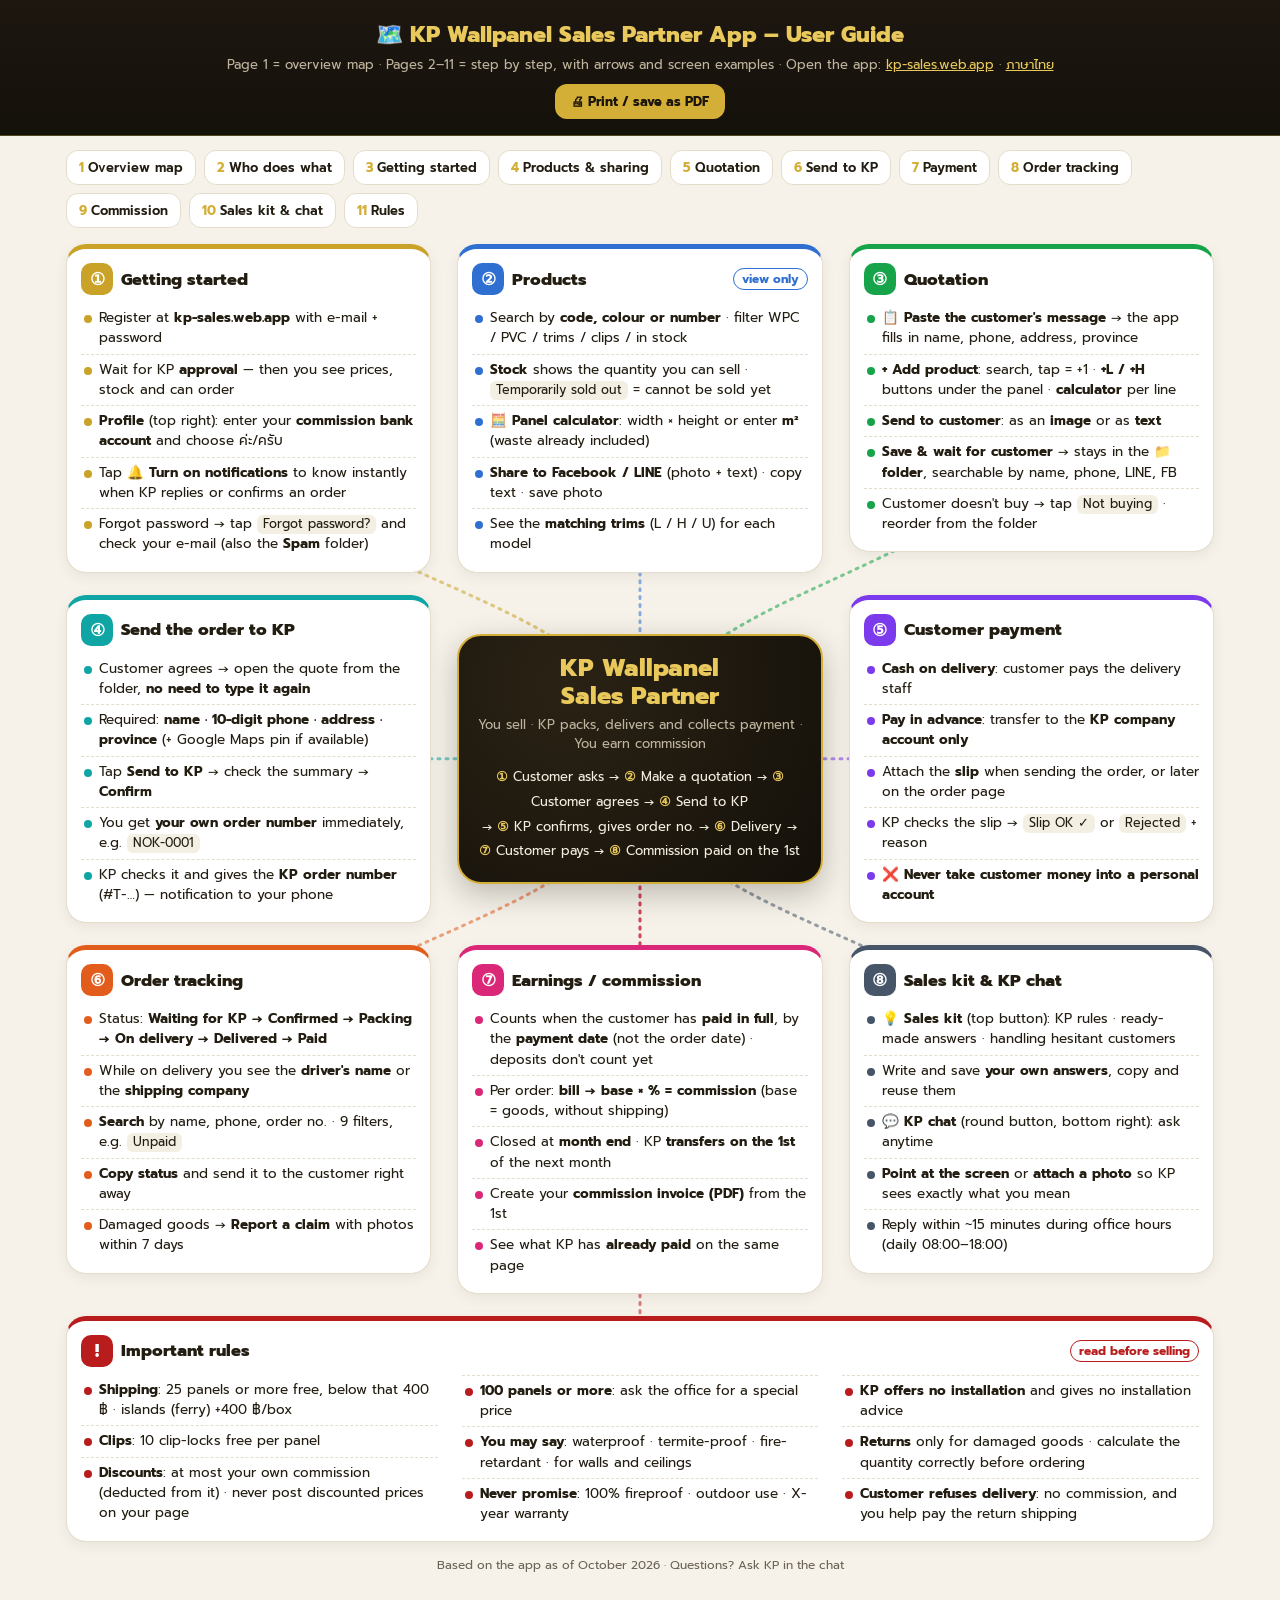
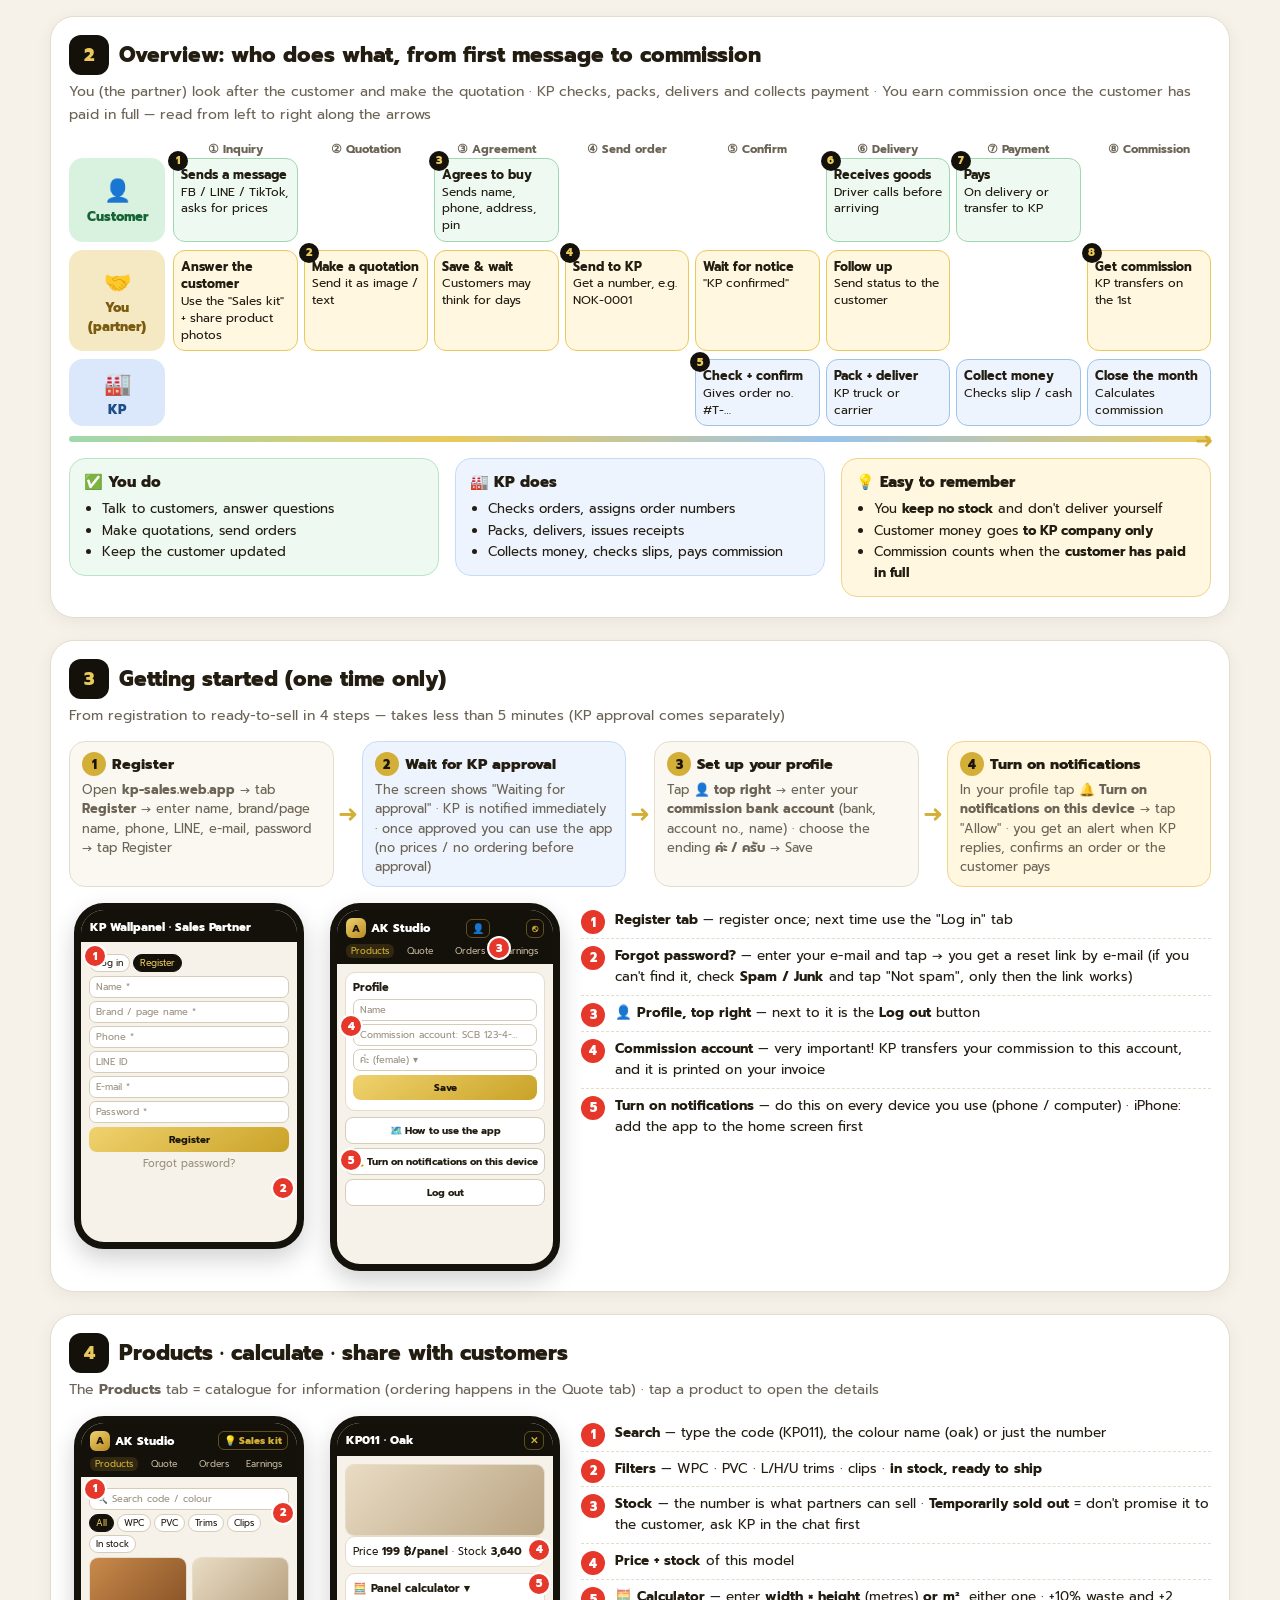
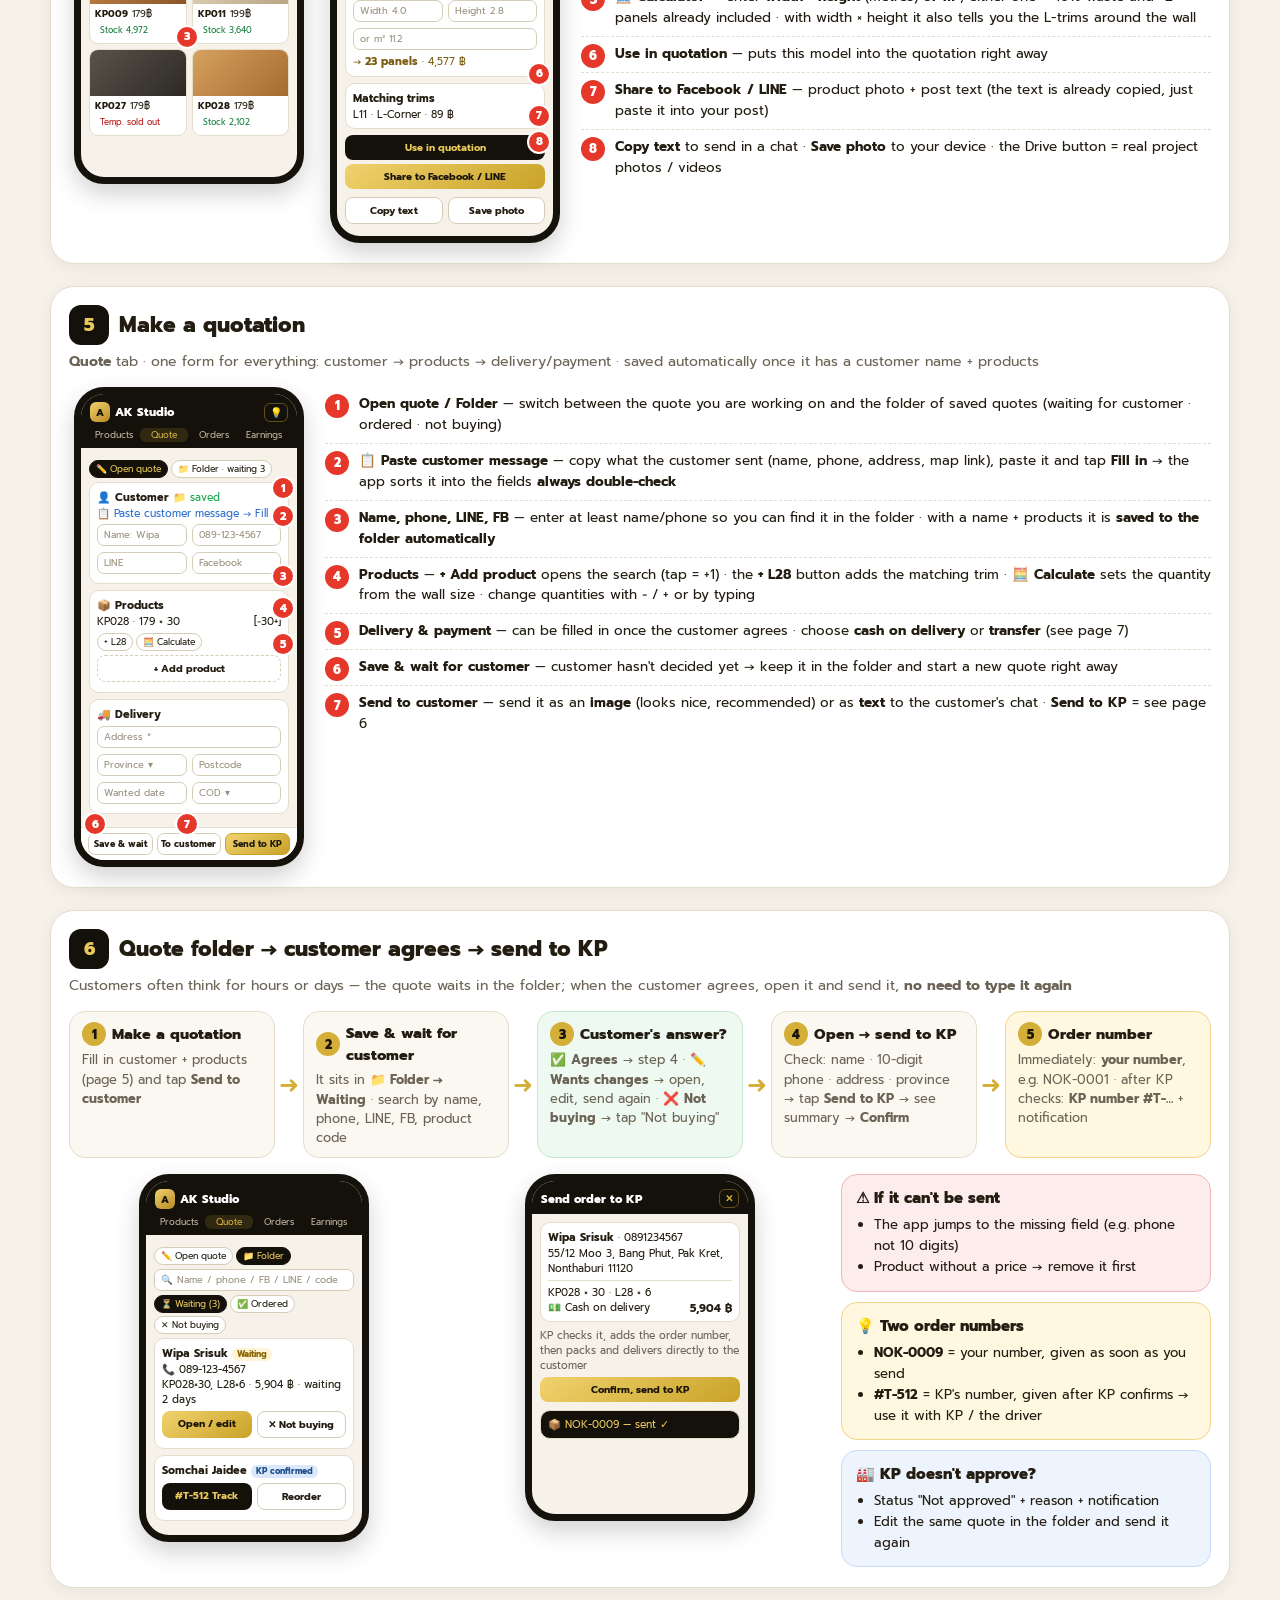
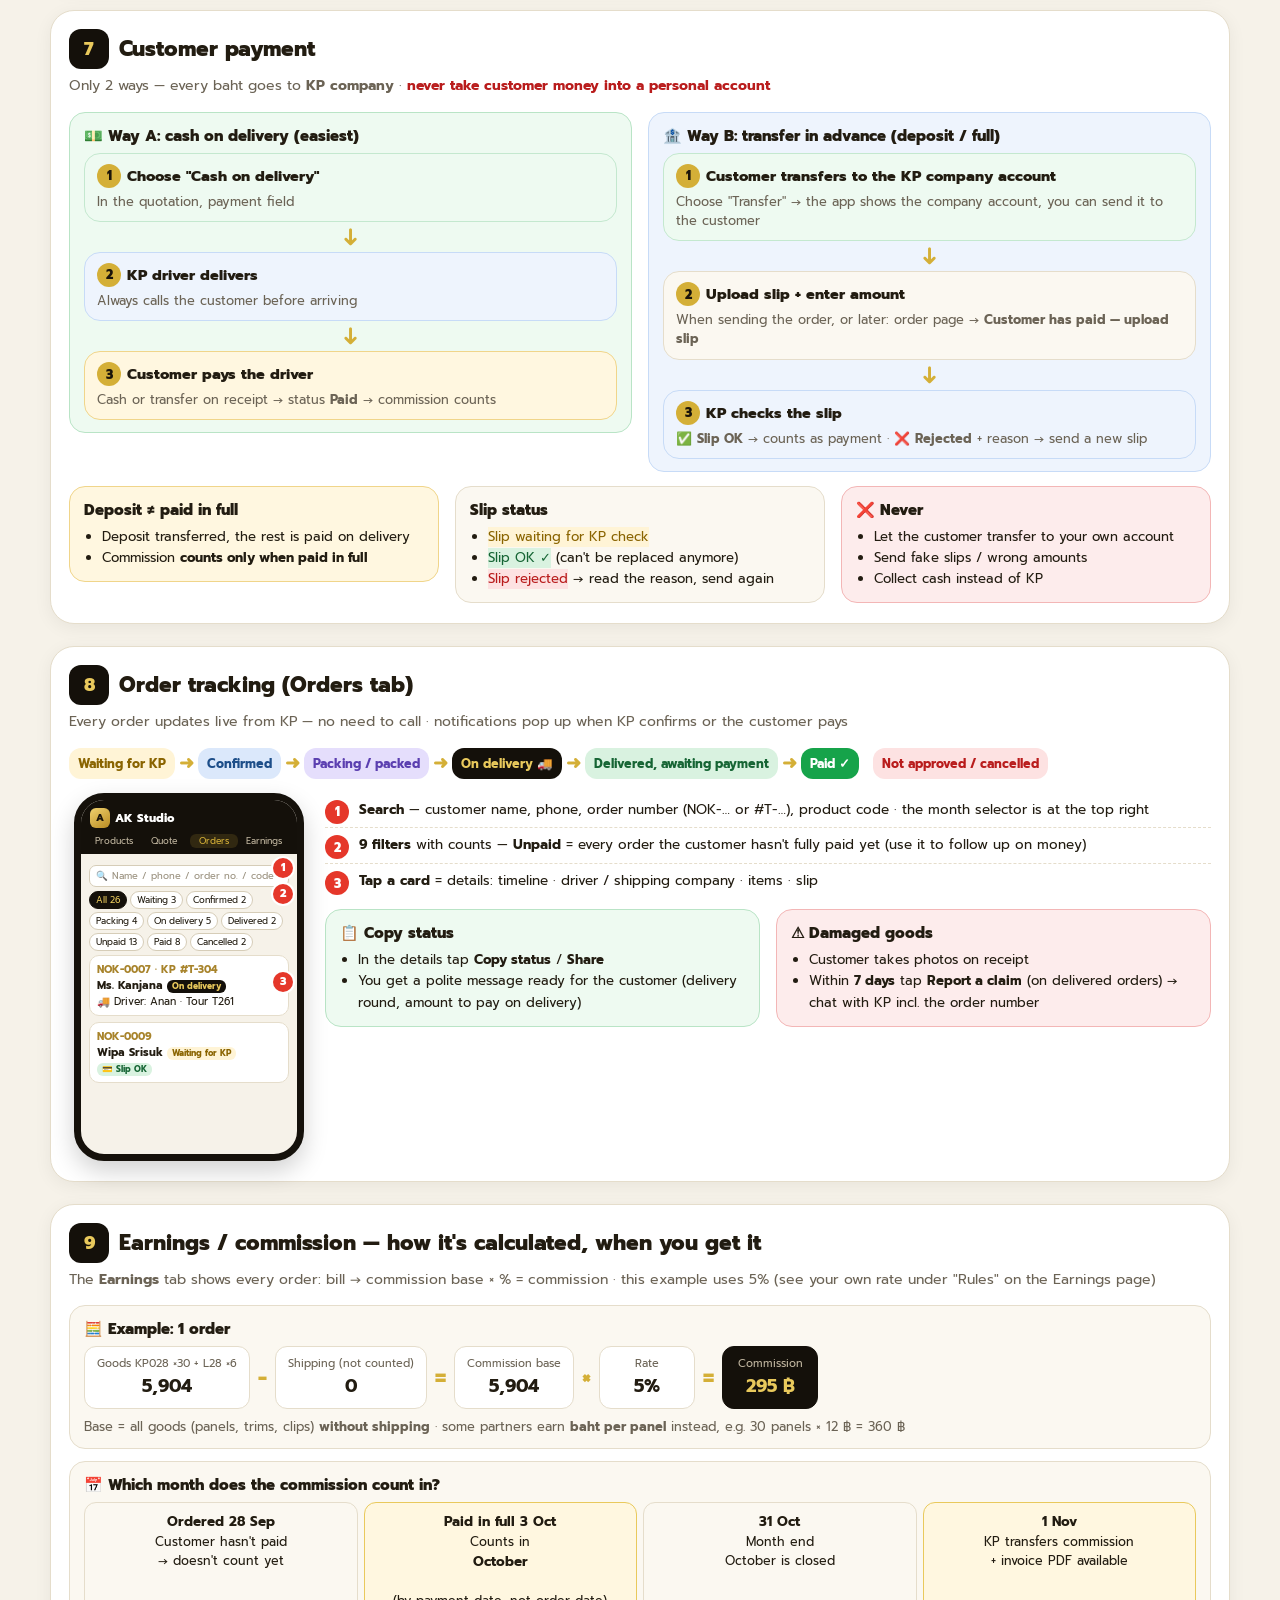
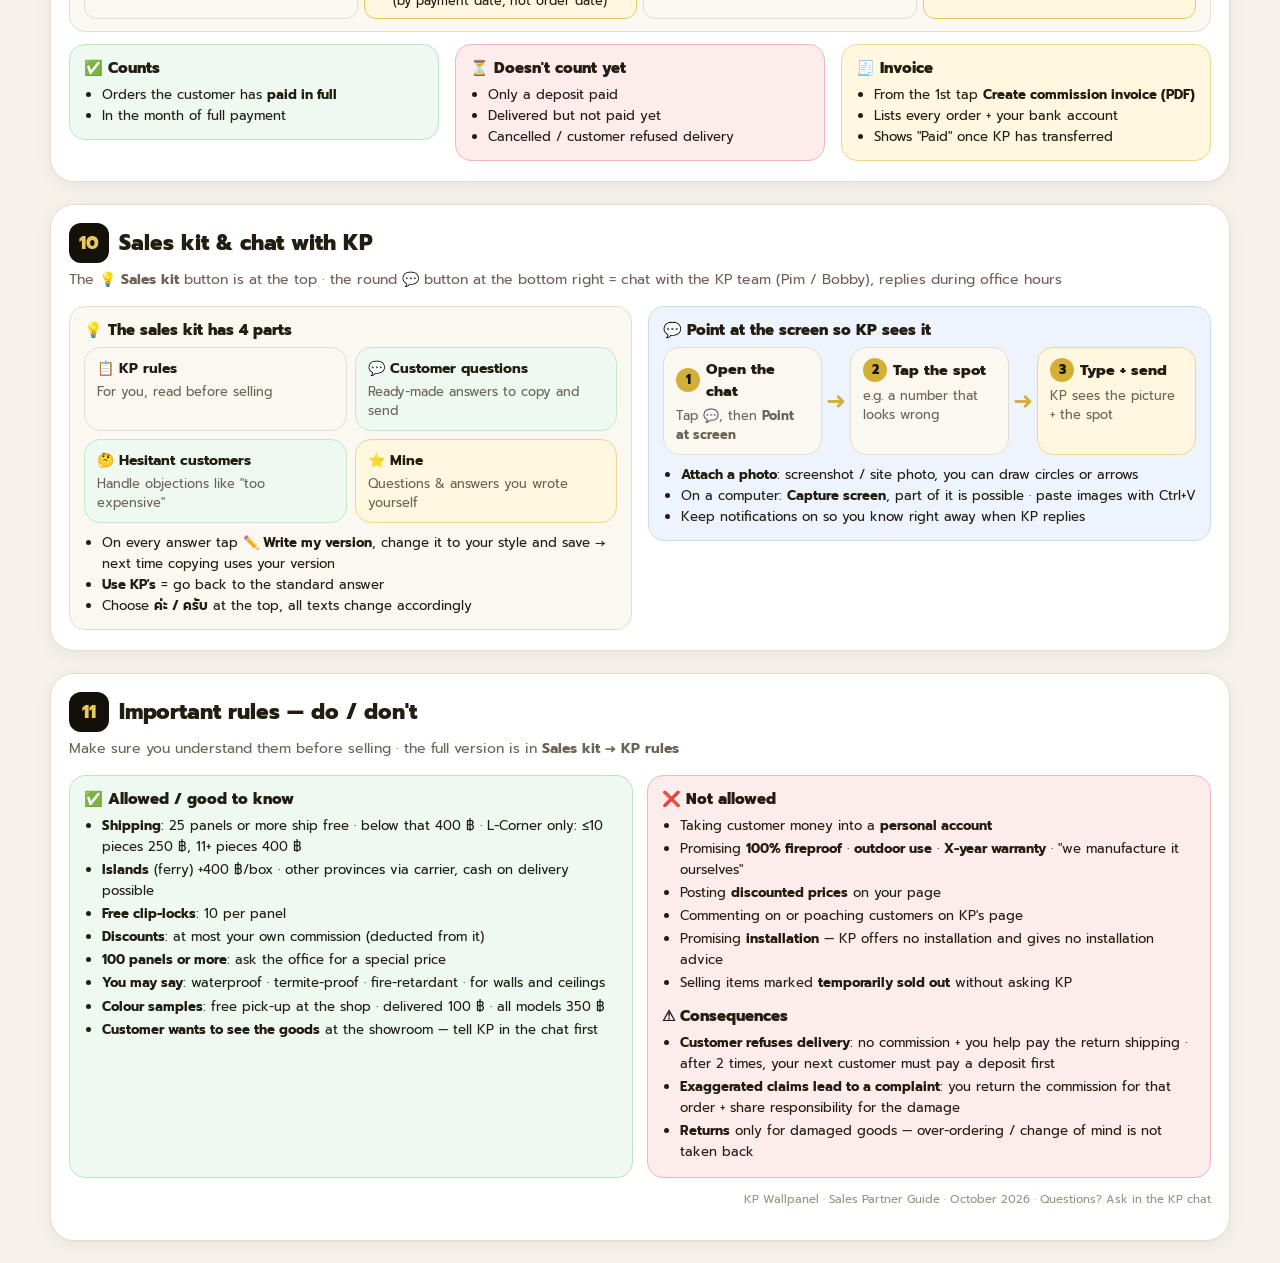
<file: help-en.html>
<!doctype html>
<html lang="en">
<head>
<meta charset="utf-8">
<meta name="viewport" content="width=device-width, initial-scale=1, viewport-fit=cover">
<meta name="theme-color" content="#14100A">
<title>KP Sales Partner Guide</title>
<link rel="icon" href="https://andrkumbi-droid.github.io/kp-wallpanel/pos-icon.svg" type="image/svg+xml">
<link rel="preconnect" href="https://fonts.googleapis.com"><link rel="preconnect" href="https://fonts.gstatic.com" crossorigin>
<link href="https://fonts.googleapis.com/css2?family=Prompt:wght@400;500;600;700;800&display=swap" rel="stylesheet">
<!-- English copy of help.html (keep both in sync). Opened from the sales kit
     in sales.html (kp-sales.web.app/help.html); prints on one A4 landscape page. -->
<style>
:root{ --ink:#14100A; --ink2:#1f1910; --gold:#D4AF37; --gold2:#E9C95C; --cream:#F5EFE0; --cream2:#BFB49E; --bg:#F6F2E9; --card:#fff; --text:#221C11; --text2:#6B6355; --line:#E5DDCB; }
*{ box-sizing:border-box; }
body{ margin:0; background:var(--bg); color:var(--text); font-family:'Prompt','Leelawadee UI',Tahoma,sans-serif; -webkit-font-smoothing:antialiased; }
html,body{ overflow-x:hidden; }
header{ overflow-wrap:anywhere; background:linear-gradient(180deg,#1d1710,var(--ink)); color:var(--cream); padding:18px 16px 16px; text-align:center; border-bottom:1px solid rgba(212,175,55,.3); }
header h1{ margin:0; font-size:22px; font-weight:800; color:var(--gold2); }
header p{ margin:4px 0 0; font-size:13px; color:var(--cream2); }
header a{ color:var(--gold2); }
.wrap{ max-width:1180px; margin:0 auto; padding:16px; position:relative; }
#lines{ position:absolute; inset:0; width:100%; height:100%; pointer-events:none; overflow:visible; }
.map{ display:grid; gap:16px; position:relative; }
.center{ background:radial-gradient(circle at 30% 20%,#2a2214,var(--ink)); color:var(--cream); border:2px solid var(--gold); border-radius:24px; padding:18px; text-align:center; box-shadow:0 10px 30px rgba(20,16,10,.25); position:relative; z-index:2; }
.center .big{ font-size:24px; font-weight:800; color:var(--gold2); line-height:1.2; }
.center .sub{ font-size:13px; color:var(--cream2); margin-top:4px; }
.center .flow{ margin-top:12px; font-size:13px; line-height:1.9; }
.center .flow b{ color:var(--gold2); }
.br,.center{ min-width:0; overflow-wrap:anywhere; }
.br{ background:var(--card); border:1px solid var(--line); border-radius:20px; padding:14px 14px 12px; position:relative; z-index:2; box-shadow:0 4px 14px rgba(20,16,10,.06); border-top:5px solid var(--c); }
.br h2{ margin:0 0 8px; font-size:16.5px; font-weight:800; display:flex; align-items:center; gap:8px; }
.br h2 .ic{ width:32px; height:32px; border-radius:10px; background:var(--c); color:#fff; display:inline-flex; align-items:center; justify-content:center; font-size:17px; flex-shrink:0; }
.br h2 .n{ margin-left:auto; font-size:12px; font-weight:700; color:var(--c); border:1.5px solid var(--c); border-radius:20px; padding:1px 8px; }
.br ul{ margin:0; padding:0; list-style:none; }
.br li{ position:relative; padding:5px 0 5px 18px; font-size:13.5px; line-height:1.5; border-top:1px dashed var(--line); }
.br li:first-child{ border-top:none; }
.br li::before{ content:''; position:absolute; left:3px; top:12px; width:8px; height:8px; border-radius:50%; background:var(--c); }
.br li b{ color:var(--text); }
.br li .t{ display:inline-block; background:#f4efe3; border-radius:6px; padding:0 6px; font-size:12.5px; }
.note{ font-size:12px; color:var(--text2); text-align:center; margin:14px 0 4px; }
.k1{--c:#C9A227}.k2{--c:#2F6FD1}.k3{--c:#16A34A}.k4{--c:#0EA5A4}.k5{--c:#7C3AED}.k6{--c:#E25C1C}.k7{--c:#DB2777}.k8{--c:#475569}.k9{--c:#B91C1C}
/* phone: centre on top, branches stacked along a gold spine */
@media (max-width:899px){
  .map{ grid-template-columns:minmax(0,1fr); }
  .map::before{ content:''; position:absolute; left:22px; top:40px; bottom:20px; width:3px; background:linear-gradient(var(--gold),rgba(212,175,55,.2)); border-radius:3px; z-index:1; }
  .br{ margin-left:12px; }
}
/* tablet/desktop: real mindmap — centre in the middle, branches around it, lines drawn by script */
@media (min-width:900px){
  .map{ grid-template-columns:repeat(3,1fr); grid-template-areas:"b1 b2 b3" "b4 c b5" "b6 b7 b8" "b9 b9 b9"; align-items:start; gap:22px 26px; }
  .center{ grid-area:c; align-self:center; }
  .br:nth-of-type(1){grid-area:b1}.br:nth-of-type(2){grid-area:b2}.br:nth-of-type(3){grid-area:b3}.br:nth-of-type(4){grid-area:b4}
  .br:nth-of-type(5){grid-area:b5}.br:nth-of-type(6){grid-area:b6}.br:nth-of-type(7){grid-area:b7}.br:nth-of-type(8){grid-area:b8}
  .br:nth-of-type(9){grid-area:b9}
  .br:nth-of-type(9) ul{ columns:3; column-gap:24px; }
  .br:nth-of-type(9) li{ break-inside:avoid; }
}
@page{ size:A4 landscape; margin:7mm; }
/* PDF / print view: class html.pdf (set by ?pdf, or before printing) — headless Chrome ignored @media print */
html.pdf body{ width:281mm; margin:0 auto; }
html.pdf body{ background:#fff; -webkit-print-color-adjust:exact; print-color-adjust:exact; }
html.pdf header{ padding:6px 10px; }
html.pdf header h1{ font-size:17pt; }
html.pdf header p{ font-size:9pt; }
html.pdf .wrap{ max-width:none; padding:6px 0 0; }
html.pdf .map{ grid-template-columns:repeat(3,1fr)!important; grid-template-areas:"b1 b2 b3" "b4 c b5" "b6 b7 b8" "b9 b9 b9"!important; gap:7px 10px!important; }
html.pdf .map::before{ display:none; }
html.pdf .center{ grid-area:c; padding:8px; border-radius:14px; }
html.pdf .center .big{ font-size:17pt; }
html.pdf .center .sub,html.pdf .center .flow{ font-size:8.8pt; line-height:1.6; margin-top:3px; }
html.pdf .br{ margin:0!important; padding:6px 8px; border-radius:12px; box-shadow:none; border-top-width:3px; }
html.pdf .br h2{ font-size:11pt; margin-bottom:3px; }
html.pdf .br h2 .ic{ width:18px; height:18px; font-size:10px; border-radius:5px; }
html.pdf .br h2 .n{ font-size:7pt; padding:0 5px; }
html.pdf .br li{ font-size:8.6pt; padding:1.5px 0 1.5px 11px; line-height:1.35; }
html.pdf .br li::before{ width:5px; height:5px; top:6px; left:1px; }
html.pdf .br li .t{ font-size:8.2pt; padding:0 3px; }
html.pdf .br:nth-of-type(1){grid-area:b1}
html.pdf .br:nth-of-type(2){grid-area:b2}
html.pdf .br:nth-of-type(3){grid-area:b3}
html.pdf .br:nth-of-type(4){grid-area:b4}
html.pdf .br:nth-of-type(5){grid-area:b5}
html.pdf .br:nth-of-type(6){grid-area:b6}
html.pdf .br:nth-of-type(7){grid-area:b7}
html.pdf .br:nth-of-type(8){grid-area:b8}
html.pdf .br:nth-of-type(9){grid-area:b9}
html.pdf .br:nth-of-type(9) ul{ columns:3; column-gap:12px; }
html.pdf .note,html.pdf #printbtn{ display:none; }

/* ───────── multi-page guide (pages 2–11) ───────── */
.toc{ max-width:1180px; margin:0 auto; padding:14px 16px 0; display:flex; flex-wrap:wrap; gap:8px; }
.toc a{ text-decoration:none; color:var(--text); background:#fff; border:1px solid var(--line); border-radius:12px; padding:7px 12px; font-size:13px; font-weight:600; }
.toc a b{ color:var(--gold); margin-right:4px; }
.pg{ max-width:1180px; margin:22px auto; padding:18px 18px 20px; background:#fff; border:1px solid var(--line); border-radius:24px; box-shadow:0 4px 18px rgba(20,16,10,.06); overflow-wrap:anywhere; }
.pg > h2{ margin:0; font-size:21px; font-weight:800; display:flex; align-items:center; gap:10px; }
.pg > h2 .no{ background:var(--ink); color:var(--gold2); border-radius:12px; min-width:40px; height:40px; display:inline-flex; align-items:center; justify-content:center; font-size:18px; }
.pg > .lead{ margin:6px 0 14px; color:var(--text2); font-size:14px; line-height:1.6; }
.cols{ display:grid; grid-template-columns:minmax(0,1fr); gap:16px; align-items:start; }
@media (min-width:900px){ .cols.c2{ grid-template-columns:minmax(0,1fr) minmax(0,1fr); } .cols.c3{ grid-template-columns:repeat(3,minmax(0,1fr)); } .cols.ph{ grid-template-columns:240px minmax(0,1fr); } .cols.ph2{ grid-template-columns:240px 240px minmax(0,1fr); } }
/* flow with arrows: horizontal on wide screens, vertical on phones */
.fl{ display:flex; flex-direction:column; align-items:stretch; gap:0; }
.fl .st{ background:#fbf8f1; border:1.5px solid var(--line); border-radius:16px; padding:10px 12px; position:relative; }
.fl .st h4{ margin:0 0 4px; font-size:14.5px; font-weight:800; display:flex; gap:6px; align-items:center; }
.fl .st h4 .n{ background:var(--gold); color:#1a140a; border-radius:50%; width:24px; height:24px; display:inline-flex; align-items:center; justify-content:center; font-size:12.5px; flex-shrink:0; }
.fl .st p{ margin:0; font-size:12.8px; color:var(--text2); line-height:1.5; }
.fl .st.kp{ background:#eef4fd; border-color:#c7dbf7; } .fl .st.cu{ background:#eefaf1; border-color:#c4e8cf; } .fl .st.ok{ background:#fff7e0; border-color:#f0d58a; }
.kit4{ display:grid; grid-template-columns:1fr 1fr; gap:8px; } .kit4 .st{ background:#fbf8f1; border:1.5px solid var(--line); border-radius:16px; padding:10px 12px; } .kit4 .st.cu{ background:#eefaf1; border-color:#c4e8cf; } .kit4 .st.ok{ background:#fff7e0; border-color:#f0d58a; } .kit4 h4{ margin:0 0 3px; font-size:14px; } .kit4 p{ margin:0; font-size:12.8px; color:var(--text2); }
.fl .ar{ align-self:center; color:var(--gold); font-size:24px; line-height:1; padding:3px 0; transform:rotate(90deg); }
@media (min-width:900px){ .fl.h{ flex-direction:row; align-items:stretch; } .fl.h .st{ flex:1; min-width:0; } .fl.h .ar{ transform:none; padding:0 4px; } }
.tag{ display:inline-block; font-size:11px; font-weight:700; border-radius:8px; padding:1px 7px; margin-right:4px; }
.tag.cu{ background:#d9f2e0; color:#166534; } .tag.me{ background:#f5e9c4; color:#7a5b10; } .tag.kp{ background:#dbe8fb; color:#1d4e89; }
/* swim lanes (page 2) */
.lanes{ display:grid; grid-template-columns:minmax(0,1fr); gap:8px; }
.lane{ display:grid; grid-template-columns:96px minmax(0,1fr); gap:8px; align-items:stretch; }
.lane .who{ border-radius:14px; display:flex; flex-direction:column; align-items:center; justify-content:center; font-weight:800; font-size:13px; text-align:center; padding:6px; }
.lane.cu .who{ background:#d9f2e0; color:#166534; } .lane.me .who{ background:#f5e9c4; color:#7a5b10; } .lane.kp .who{ background:#dbe8fb; color:#1d4e89; }
.lane .who i{ font-style:normal; font-size:22px; }
.lane .row8{ display:grid; grid-template-columns:repeat(8,minmax(0,1fr)); gap:6px; }
.lane .row8 > div{ border-radius:12px; padding:7px; font-size:12px; line-height:1.4; min-height:58px; position:relative; }
.lane.cu .row8 > div.on{ background:#eefaf1; border:1.5px solid #9fd8b0; } .lane.me .row8 > div.on{ background:#fff7e0; border:1.5px solid #e9c95c; } .lane.kp .row8 > div.on{ background:#eef4fd; border:1.5px solid #9cc3ea; }
.lane .row8 > div.on b{ display:block; font-size:12.5px; }
.lane .row8 > div .k{ position:absolute; top:-8px; left:-6px; background:var(--ink); color:var(--gold2); border-radius:50%; width:20px; height:20px; font-size:11px; display:flex; align-items:center; justify-content:center; font-weight:800; }
.lanehead{ display:grid; grid-template-columns:96px minmax(0,1fr); gap:8px; } .lanehead .row8{ display:grid; grid-template-columns:repeat(8,minmax(0,1fr)); gap:6px; text-align:center; font-size:11.5px; font-weight:700; color:var(--text2); }
.timeline{ margin-top:10px; height:6px; background:linear-gradient(90deg,#9fd8b0,#e9c95c,#9cc3ea,#e9c95c); border-radius:6px; position:relative; }
.timeline::after{ content:'➜'; position:absolute; right:-2px; top:-12px; color:var(--gold); font-size:22px; }
@media (max-width:899px){ .lanehead{ display:none; } .lane{ grid-template-columns:minmax(0,1fr); } .lane .row8{ grid-template-columns:repeat(2,minmax(0,1fr)); } .lane .row8 > div:not(.on){ display:none; } }
/* phone mock-ups with numbered call-outs */
.phone{ width:230px; max-width:100%; margin:0 auto; border:7px solid #15110b; border-radius:30px; background:var(--bg); overflow:hidden; box-shadow:0 10px 24px rgba(0,0,0,.18); position:relative; font-size:10.5px; }
.phone .pb{ background:var(--ink); color:var(--cream); padding:8px 9px 6px; }
.phone .pb .t1{ font-weight:800; font-size:11.5px; color:#fff; display:flex; align-items:center; gap:5px; }
.phone .pb .t1 .av{ width:20px; height:20px; border-radius:6px; background:linear-gradient(145deg,#f0d26e,#b88a22); color:#1a140a; display:inline-flex; align-items:center; justify-content:center; font-size:10px; }
.phone .pb .t1 .ib{ margin-left:auto; border:1px solid rgba(212,175,55,.4); border-radius:6px; padding:1px 5px; color:var(--gold); font-size:10px; }
.phone .tabs{ display:grid; grid-template-columns:repeat(4,1fr); gap:2px; margin-top:6px; text-align:center; font-size:9px; color:var(--cream2); }
.phone .tabs span.on{ color:var(--gold); background:rgba(212,175,55,.15); border-radius:6px; }
.phone .ps{ padding:8px; min-height:300px; position:relative; }
.phone .cd{ background:#fff; border:1px solid var(--line); border-radius:10px; padding:6px 7px; margin-bottom:6px; position:relative; }
.phone .cd b{ font-size:11px; }
.phone .fld{ border:1px solid #d6cdb8; border-radius:7px; background:#fff; padding:3px 6px; color:#9a917f; margin:3px 0; font-size:9.5px; }
.phone .btn{ display:block; border-radius:8px; padding:5px 6px; text-align:center; font-weight:700; margin:4px 0; font-size:10px; }
.phone .btn.g{ background:linear-gradient(145deg,#f0d26e,#c9a227); color:#1a140a; } .phone .btn.d{ background:var(--ink); color:var(--gold2); } .phone .btn.l{ background:#fff; border:1px solid #d6cdb8; }
.phone .chips{ display:flex; gap:3px; flex-wrap:wrap; margin:4px 0; } .phone .chips span{ border:1px solid #d6cdb8; border-radius:10px; padding:1px 6px; font-size:9px; background:#fff; } .phone .chips span.on{ background:var(--ink); color:var(--gold2); border-color:var(--ink); }
.phone .grid2{ display:grid; grid-template-columns:1fr 1fr; gap:5px; }
.phone .tile{ background:#fff; border:1px solid var(--line); border-radius:9px; overflow:hidden; }
.phone .tile .im{ height:46px; background:linear-gradient(135deg,#c98a4b,#8a5528); }
.phone .tile .im.b{ background:linear-gradient(135deg,#e9dcc4,#b9a382); } .phone .tile .im.c{ background:linear-gradient(135deg,#59534a,#2c2924); } .phone .tile .im.d{ background:linear-gradient(135deg,#d6a15f,#a66b2e); }
.phone .tile div{ padding:3px 5px; font-size:9.5px; } .phone .tile .stk{ color:#15803d; font-size:8.5px; }
.phone .bar{ position:absolute; left:0; right:0; bottom:0; background:#fff; border-top:1px solid var(--line); padding:5px 7px; display:grid; grid-template-columns:1fr 1fr 1fr; gap:4px; font-size:9px; text-align:center; }
.phone .bar span{ border:1px solid #d6cdb8; border-radius:7px; padding:3px 2px; font-weight:700; } .phone .bar span.g{ background:linear-gradient(145deg,#f0d26e,#c9a227); border-color:#c9a227; }
.phone .st8{ display:inline-block; border-radius:6px; padding:0 5px; font-size:8.5px; font-weight:700; }
.co{ position:absolute; width:20px; height:20px; border-radius:50%; background:#e5372a; color:#fff; font-weight:800; font-size:11px; display:flex; align-items:center; justify-content:center; box-shadow:0 0 0 2px #fff; z-index:3; }
.legend{ margin:0; padding:0; list-style:none; counter-reset:c; }
.legend li{ position:relative; padding:7px 0 7px 34px; border-top:1px dashed var(--line); font-size:13.5px; line-height:1.55; }
.legend li:first-child{ border-top:none; }
.legend li::before{ counter-increment:c; content:counter(c); position:absolute; left:0; top:7px; width:24px; height:24px; border-radius:50%; background:#e5372a; color:#fff; font-weight:800; font-size:12.5px; display:flex; align-items:center; justify-content:center; }
.legend li b{ color:var(--text); }
.box{ background:#fbf8f1; border:1.5px solid var(--line); border-radius:16px; padding:12px 14px; }
.box h3{ margin:0 0 6px; font-size:15px; font-weight:800; }
.box ul{ margin:0; padding-left:18px; font-size:13.2px; line-height:1.6; }
.box.tip{ background:#fff7e0; border-color:#f0d58a; } .box.warn{ background:#fdecec; border-color:#f3b6b6; } .box.good{ background:#eefaf1; border-color:#b9e4c6; } .box.kp{ background:#eef4fd; border-color:#c7dbf7; }
/* commission example */
.calc{ display:flex; flex-wrap:wrap; align-items:center; gap:8px; font-size:14px; }
.calc .v{ background:#fff; border:1.5px solid var(--line); border-radius:12px; padding:8px 12px; text-align:center; min-width:96px; }
.calc .v small{ display:block; font-size:11px; color:var(--text2); }
.calc .v b{ font-size:18px; }
.calc .v.res{ background:var(--ink); color:var(--gold2); border-color:var(--ink); } .calc .v.res small{ color:var(--cream2); }
.calc .op{ font-size:22px; color:var(--gold); font-weight:800; }
.months{ display:grid; grid-template-columns:repeat(4,minmax(0,1fr)); gap:6px; margin-top:6px; }
.months > div{ border-radius:12px; padding:8px; font-size:12.5px; text-align:center; background:#fbf8f1; border:1.5px solid var(--line); }
.months > div b{ display:block; font-size:13.5px; }
.months > div.hl{ background:#fff7e0; border-color:#e9c95c; }
@media (max-width:899px){ .months{ grid-template-columns:repeat(2,minmax(0,1fr)); } }
/* status pipeline */
.pipe{ display:flex; flex-wrap:wrap; gap:4px; align-items:center; }
.pipe .s{ border-radius:12px; padding:6px 9px; font-size:12.5px; font-weight:700; text-align:center; }
.pipe .ar{ color:var(--gold); font-weight:800; font-size:18px; }
.s.p1{ background:#fff4d6; color:#8a6400; } .s.p2{ background:#dbe8fb; color:#1d4e89; } .s.p3{ background:#e5defc; color:#5b3fb0; } .s.p4{ background:#14100A; color:#E9C95C; } .s.p5{ background:#d9f2e0; color:#166534; } .s.p6{ background:#16a34a; color:#fff; } .s.p7{ background:#fde2e2; color:#b91c1c; }
.dd{ display:grid; grid-template-columns:minmax(0,1fr); gap:14px; } @media (min-width:900px){ .dd{ grid-template-columns:minmax(0,1fr) minmax(0,1fr); } }
.dd .box li{ margin:2px 0; }
.pgfoot{ margin-top:12px; font-size:11.5px; color:var(--text3, #9a917f); text-align:right; }
/* print / pdf: every guide page = one A4 landscape sheet */
html.pdf .toc{ padding:4px 0 0; gap:4px; } html.pdf .toc a{ font-size:8pt; padding:2px 7px; border-radius:8px; }
html.pdf .pg{ max-width:none; margin:0; padding:2mm 1mm 0; border:none; border-radius:0; box-shadow:none; page-break-before:always; break-before:page; }
html.pdf .cols.c2{ grid-template-columns:minmax(0,1fr) minmax(0,1fr); } html.pdf .cols.c3{ grid-template-columns:repeat(3,minmax(0,1fr)); } html.pdf .cols.ph{ grid-template-columns:240px minmax(0,1fr); } html.pdf .cols.ph2{ grid-template-columns:240px 240px minmax(0,1fr); }
html.pdf .fl.h{ flex-direction:row; } html.pdf .fl.h .st{ flex:1; min-width:0; } html.pdf .fl.h .ar{ transform:none; padding:0 4px; }
html.pdf .lanehead{ display:grid; } html.pdf .lane{ grid-template-columns:96px minmax(0,1fr); } html.pdf .lane .row8{ grid-template-columns:repeat(8,minmax(0,1fr)); } html.pdf .lane .row8 > div:not(.on){ display:block; }
html.pdf .months{ grid-template-columns:repeat(4,minmax(0,1fr)); } html.pdf .dd{ grid-template-columns:minmax(0,1fr) minmax(0,1fr); }

/* English text runs longer than Thai: keep the map on one sheet */
html.pdf .br li{ font-size:7.9pt; line-height:1.28; padding:1px 0 1px 11px; } html.pdf .br h2{ font-size:10.5pt; } html.pdf .toc{ display:none; } html.pdf .map{ gap:5px 9px!important; } html.pdf .br{ padding:5px 8px; } html.pdf header p{ margin-top:1px; }
#printbtn{ display:inline-block; margin-top:10px; background:var(--gold); color:#1a140a; border:none; border-radius:12px; padding:8px 16px; font:inherit; font-weight:700; font-size:13px; cursor:pointer; }
</style>
</head>
<body>
<header id="top">
  <h1>🗺️ KP Wallpanel Sales Partner App – User Guide</h1>
  <p>Page 1 = overview map · Pages 2–11 = step by step, with arrows and screen examples · Open the app: <a href="https://kp-sales.web.app">kp-sales.web.app</a> · <a href="help.html">ภาษาไทย</a></p>
  <button id="printbtn" onclick="window.print()">🖨 Print / save as PDF</button>
</header>
<nav class="toc"><a href="#top"><b>1</b>Overview map</a><a href="#p2"><b>2</b>Who does what</a><a href="#p3"><b>3</b>Getting started</a><a href="#p4"><b>4</b>Products & sharing</a><a href="#p5"><b>5</b>Quotation</a><a href="#p6"><b>6</b>Send to KP</a><a href="#p7"><b>7</b>Payment</a><a href="#p8"><b>8</b>Order tracking</a><a href="#p9"><b>9</b>Commission</a><a href="#p10"><b>10</b>Sales kit & chat</a><a href="#p11"><b>11</b>Rules</a></nav>
<div class="wrap">
<svg id="lines"></svg>
<div class="map">

  <div class="center">
    <div class="big">KP Wallpanel<br>Sales Partner</div>
    <div class="sub">You sell · KP packs, delivers and collects payment · You earn commission</div>
    <div class="flow">
      <b>①</b> Customer asks → <b>②</b> Make a quotation → <b>③</b> Customer agrees → <b>④</b> Send to KP<br>
      → <b>⑤</b> KP confirms, gives order no. → <b>⑥</b> Delivery → <b>⑦</b> Customer pays → <b>⑧</b> Commission paid on the 1st
    </div>
  </div>

  <section class="br k1"><h2><span class="ic">①</span>Getting started</h2><ul>
    <li>Register at <b>kp-sales.web.app</b> with e-mail + password</li>
    <li>Wait for KP <b>approval</b> — then you see prices, stock and can order</li>
    <li><b>Profile</b> (top right): enter your <b>commission bank account</b> and choose ค่ะ/ครับ</li>
    <li>Tap <b>🔔 Turn on notifications</b> to know instantly when KP replies or confirms an order</li>
    <li>Forgot password → tap <span class="t">Forgot password?</span> and check your e-mail (also the <b>Spam</b> folder)</li>
  </ul></section>

  <section class="br k2"><h2><span class="ic">②</span>Products <span class="n">view only</span></h2><ul>
    <li>Search by <b>code, colour or number</b> · filter WPC / PVC / trims / clips / in stock</li>
    <li><b>Stock</b> shows the quantity you can sell · <span class="t">Temporarily sold out</span> = cannot be sold yet</li>
    <li><b>🧮 Panel calculator</b>: width × height or enter <b>m²</b> (waste already included)</li>
    <li><b>Share to Facebook / LINE</b> (photo + text) · copy text · save photo</li>
    <li>See the <b>matching trims</b> (L / H / U) for each model</li>
  </ul></section>

  <section class="br k3"><h2><span class="ic">③</span>Quotation</h2><ul>
    <li>📋 <b>Paste the customer's message</b> → the app fills in name, phone, address, province</li>
    <li><b>+ Add product</b>: search, tap = +1 · <b>+L / +H</b> buttons under the panel · <b>calculator</b> per line</li>
    <li><b>Send to customer</b>: as an <b>image</b> or as <b>text</b></li>
    <li><b>Save & wait for customer</b> → stays in the <b>📁 folder</b>, searchable by name, phone, LINE, FB</li>
    <li>Customer doesn't buy → tap <span class="t">Not buying</span> · reorder from the folder</li>
  </ul></section>

  <section class="br k4"><h2><span class="ic">④</span>Send the order to KP</h2><ul>
    <li>Customer agrees → open the quote from the folder, <b>no need to type it again</b></li>
    <li>Required: <b>name · 10-digit phone · address · province</b> (+ Google Maps pin if available)</li>
    <li>Tap <b>Send to KP</b> → check the summary → <b>Confirm</b></li>
    <li>You get <b>your own order number</b> immediately, e.g. <span class="t">NOK-0001</span></li>
    <li>KP checks it and gives the <b>KP order number</b> (#T-…) — notification to your phone</li>
  </ul></section>

  <section class="br k5"><h2><span class="ic">⑤</span>Customer payment</h2><ul>
    <li><b>Cash on delivery</b>: customer pays the delivery staff</li>
    <li><b>Pay in advance</b>: transfer to the <b>KP company account only</b></li>
    <li>Attach the <b>slip</b> when sending the order, or later on the order page</li>
    <li>KP checks the slip → <span class="t">Slip OK ✓</span> or <span class="t">Rejected</span> + reason</li>
    <li>❌ <b>Never take customer money into a personal account</b></li>
  </ul></section>

  <section class="br k6"><h2><span class="ic">⑥</span>Order tracking</h2><ul>
    <li>Status: <b>Waiting for KP → Confirmed → Packing → On delivery → Delivered → Paid</b></li>
    <li>While on delivery you see the <b>driver's name</b> or the <b>shipping company</b></li>
    <li><b>Search</b> by name, phone, order no. · 9 filters, e.g. <span class="t">Unpaid</span></li>
    <li><b>Copy status</b> and send it to the customer right away</li>
    <li>Damaged goods → <b>Report a claim</b> with photos within 7 days</li>
  </ul></section>

  <section class="br k7"><h2><span class="ic">⑦</span>Earnings / commission</h2><ul>
    <li>Counts when the customer has <b>paid in full</b>, by the <b>payment date</b> (not the order date) · deposits don't count yet</li>
    <li>Per order: <b>bill → base × % = commission</b> (base = goods, without shipping)</li>
    <li>Closed at <b>month end</b> · KP <b>transfers on the 1st</b> of the next month</li>
    <li>Create your <b>commission invoice (PDF)</b> from the 1st</li>
    <li>See what KP has <b>already paid</b> on the same page</li>
  </ul></section>

  <section class="br k8"><h2><span class="ic">⑧</span>Sales kit & KP chat</h2><ul>
    <li><b>💡 Sales kit</b> (top button): KP rules · ready-made answers · handling hesitant customers</li>
    <li>Write and save <b>your own answers</b>, copy and reuse them</li>
    <li><b>💬 KP chat</b> (round button, bottom right): ask anytime</li>
    <li><b>Point at the screen</b> or <b>attach a photo</b> so KP sees exactly what you mean</li>
    <li>Reply within ~15 minutes during office hours (daily 08:00–18:00)</li>
  </ul></section>

  <section class="br k9"><h2><span class="ic">!</span>Important rules <span class="n">read before selling</span></h2><ul>
    <li><b>Shipping</b>: 25 panels or more free, below that 400 ฿ · islands (ferry) +400 ฿/box</li>
    <li><b>Clips</b>: 10 clip-locks free per panel</li>
    <li><b>Discounts</b>: at most your own commission (deducted from it) · never post discounted prices on your page</li>
    <li><b>100 panels or more</b>: ask the office for a special price</li>
    <li><b>You may say</b>: waterproof · termite-proof · fire-retardant · for walls and ceilings</li>
    <li><b>Never promise</b>: 100% fireproof · outdoor use · X-year warranty</li>
    <li><b>KP offers no installation</b> and gives no installation advice</li>
    <li><b>Returns</b> only for damaged goods · calculate the quantity correctly before ordering</li>
    <li><b>Customer refuses delivery</b>: no commission, and you help pay the return shipping</li>
  </ul></section>

</div>
<p class="note">Based on the app as of October 2026 · Questions? Ask KP in the chat</p>
</div>
<!-- ───────── pages 2–11: step by step ───────── -->
<section class="pg" id="p2">
  <h2><span class="no">2</span>Overview: who does what, from first message to commission</h2>
  <p class="lead">You (the partner) look after the customer and make the quotation · KP checks, packs, delivers and collects payment · You earn commission once the customer has paid in full — read from left to right along the arrows</p>
  <div class="lanehead"><div></div><div class="row8"><div>① Inquiry</div><div>② Quotation</div><div>③ Agreement</div><div>④ Send order</div><div>⑤ Confirm</div><div>⑥ Delivery</div><div>⑦ Payment</div><div>⑧ Commission</div></div></div>
  <div class="lanes">
    <div class="lane cu"><div class="who"><i>👤</i>Customer</div><div class="row8">
      <div class="on"><span class="k">1</span><b>Sends a message</b>FB / LINE / TikTok, asks for prices</div><div></div>
      <div class="on"><span class="k">3</span><b>Agrees to buy</b>Sends name, phone, address, pin</div><div></div><div></div>
      <div class="on"><span class="k">6</span><b>Receives goods</b>Driver calls before arriving</div>
      <div class="on"><span class="k">7</span><b>Pays</b>On delivery or transfer to KP</div><div></div></div></div>
    <div class="lane me"><div class="who"><i>🤝</i>You<br>(partner)</div><div class="row8">
      <div class="on"><b>Answer the customer</b>Use the "Sales kit" + share product photos</div>
      <div class="on"><span class="k">2</span><b>Make a quotation</b>Send it as image / text</div>
      <div class="on"><b>Save & wait</b>Customers may think for days</div>
      <div class="on"><span class="k">4</span><b>Send to KP</b>Get a number, e.g. NOK-0001</div>
      <div class="on"><b>Wait for notice</b>"KP confirmed"</div>
      <div class="on"><b>Follow up</b>Send status to the customer</div><div></div>
      <div class="on"><span class="k">8</span><b>Get commission</b>KP transfers on the 1st</div></div></div>
    <div class="lane kp"><div class="who"><i>🏭</i>KP</div><div class="row8"><div></div><div></div><div></div><div></div>
      <div class="on"><span class="k">5</span><b>Check + confirm</b>Gives order no. #T-…</div>
      <div class="on"><b>Pack + deliver</b>KP truck or carrier</div>
      <div class="on"><b>Collect money</b>Checks slip / cash</div>
      <div class="on"><b>Close the month</b>Calculates commission</div></div></div>
  </div>
  <div class="timeline"></div>
  <div class="cols c3" style="margin-top:16px">
    <div class="box good"><h3>✅ You do</h3><ul><li>Talk to customers, answer questions</li><li>Make quotations, send orders</li><li>Keep the customer updated</li></ul></div>
    <div class="box kp"><h3>🏭 KP does</h3><ul><li>Checks orders, assigns order numbers</li><li>Packs, delivers, issues receipts</li><li>Collects money, checks slips, pays commission</li></ul></div>
    <div class="box tip"><h3>💡 Easy to remember</h3><ul><li>You <b>keep no stock</b> and don't deliver yourself</li><li>Customer money goes <b>to KP company only</b></li><li>Commission counts when the <b>customer has paid in full</b></li></ul></div>
  </div>
</section>

<section class="pg" id="p3">
  <h2><span class="no">3</span>Getting started (one time only)</h2>
  <p class="lead">From registration to ready-to-sell in 4 steps — takes less than 5 minutes (KP approval comes separately)</p>
  <div class="fl h">
    <div class="st"><h4><span class="n">1</span>Register</h4><p>Open <b>kp-sales.web.app</b> → tab <b>Register</b> → enter name, brand/page name, phone, LINE, e-mail, password → tap Register</p></div><div class="ar">➜</div>
    <div class="st kp"><h4><span class="n">2</span>Wait for KP approval</h4><p>The screen shows "Waiting for approval" · KP is notified immediately · once approved you can use the app (no prices / no ordering before approval)</p></div><div class="ar">➜</div>
    <div class="st"><h4><span class="n">3</span>Set up your profile</h4><p>Tap <b>👤 top right</b> → enter your <b>commission bank account</b> (bank, account no., name) · choose the ending <b>ค่ะ / ครับ</b> → Save</p></div><div class="ar">➜</div>
    <div class="st ok"><h4><span class="n">4</span>Turn on notifications</h4><p>In your profile tap <b>🔔 Turn on notifications on this device</b> → tap "Allow" · you get an alert when KP replies, confirms an order or the customer pays</p></div>
  </div>
  <div class="cols ph2" style="margin-top:16px">
    <div class="phone"><div class="pb"><div class="t1">KP Wallpanel · Sales Partner</div></div><div class="ps">
      <div class="chips"><span>Log in</span><span class="on">Register</span></div>
      <div class="fld">Name *</div><div class="fld">Brand / page name *</div><div class="fld">Phone *</div><div class="fld">LINE ID</div><div class="fld">E-mail *</div><div class="fld">Password *</div>
      <div class="btn g">Register</div><div style="text-align:center;color:#9a917f;margin-top:4px">Forgot password?</div>
      <span class="co" style="left:4px;top:4px">1</span><span class="co" style="right:4px;bottom:44px">2</span></div></div>
    <div class="phone"><div class="pb"><div class="t1"><span class="av">A</span>AK Studio<span class="ib">👤</span><span class="ib">⎋</span></div><div class="tabs"><span class="on">Products</span><span>Quote</span><span>Orders</span><span>Earnings</span></div></div><div class="ps">
      <div class="cd"><b>Profile</b><div class="fld">Name</div><div class="fld">Commission account: SCB 123-4-…</div><div class="fld">ค่ะ (female) ▾</div><div class="btn g">Save</div></div>
      <div class="btn l">🗺️ How to use the app</div><div class="btn l">🔔 Turn on notifications on this device</div><div class="btn l">Log out</div>
      <span class="co" style="right:44px;top:-26px">3</span><span class="co" style="left:4px;top:52px">4</span><span class="co" style="left:4px;top:186px">5</span></div></div>
    <ol class="legend">
      <li><b>Register tab</b> — register once; next time use the "Log in" tab</li>
      <li><b>Forgot password?</b> — enter your e-mail and tap → you get a reset link by e-mail (if you can't find it, check <b>Spam / Junk</b> and tap "Not spam", only then the link works)</li>
      <li><b>👤 Profile, top right</b> — next to it is the <b>Log out</b> button</li>
      <li><b>Commission account</b> — very important! KP transfers your commission to this account, and it is printed on your invoice</li>
      <li><b>Turn on notifications</b> — do this on every device you use (phone / computer) · iPhone: add the app to the home screen first</li>
    </ol>
  </div>
</section>

<section class="pg" id="p4">
  <h2><span class="no">4</span>Products · calculate · share with customers</h2>
  <p class="lead">The <b>Products</b> tab = catalogue for information (ordering happens in the Quote tab) · tap a product to open the details</p>
  <div class="cols ph2">
    <div class="phone"><div class="pb"><div class="t1"><span class="av">A</span>AK Studio<span class="ib">💡 Sales kit</span></div><div class="tabs"><span class="on">Products</span><span>Quote</span><span>Orders</span><span>Earnings</span></div></div><div class="ps">
      <div class="fld">🔍 Search code / colour</div><div class="chips"><span class="on">All</span><span>WPC</span><span>PVC</span><span>Trims</span><span>Clips</span><span>In stock</span></div>
      <div class="grid2"><div class="tile"><div class="im"></div><div><b>KP009</b> 179฿<div class="stk">Stock 4,972</div></div></div><div class="tile"><div class="im b"></div><div><b>KP011</b> 199฿<div class="stk">Stock 3,640</div></div></div><div class="tile"><div class="im c"></div><div><b>KP027</b> 179฿<div class="stk" style="color:#b91c1c">Temp. sold out</div></div></div><div class="tile"><div class="im d"></div><div><b>KP028</b> 179฿<div class="stk">Stock 2,102</div></div></div></div>
      <span class="co" style="left:4px;top:2px">1</span><span class="co" style="right:4px;top:26px">2</span><span class="co" style="left:96px;top:150px">3</span></div></div>
    <div class="phone"><div class="pb"><div class="t1">KP011 · Oak<span class="ib">✕</span></div></div><div class="ps">
      <div class="tile"><div class="im b" style="height:70px"></div></div>
      <div class="cd"><div>Price <b>199 ฿/panel</b> · Stock <b>3,640</b></div></div>
      <div class="cd"><b>🧮 Panel calculator ▾</b><div class="grid2"><div class="fld">Width 4.0</div><div class="fld">Height 2.8</div></div><div class="fld">or m² 11.2</div><div style="color:#7a5b10">→ <b>23 panels</b> · 4,577 ฿</div></div>
      <div class="cd"><b>Matching trims</b><div>L11 · L-Corner · 89 ฿</div></div>
      <div class="btn d">Use in quotation</div><div class="btn g">Share to Facebook / LINE</div><div class="grid2"><div class="btn l">Copy text</div><div class="btn l">Save photo</div></div>
      <span class="co" style="right:4px;top:84px">4</span><span class="co" style="right:4px;top:118px">5</span><span class="co" style="right:4px;top:208px">6</span><span class="co" style="right:4px;top:250px">7</span><span class="co" style="right:4px;top:276px">8</span></div></div>
    <ol class="legend">
      <li><b>Search</b> — type the code (KP011), the colour name (oak) or just the number</li>
      <li><b>Filters</b> — WPC · PVC · L/H/U trims · clips · <b>in stock, ready to ship</b></li>
      <li><b>Stock</b> — the number is what partners can sell · <b>Temporarily sold out</b> = don't promise it to the customer, ask KP in the chat first</li>
      <li><b>Price + stock</b> of this model</li>
      <li><b>🧮 Calculator</b> — enter <b>width × height</b> (metres) <b>or m²</b>, either one · +10% waste and +2 panels already included · with width × height it also tells you the L-trims around the wall</li>
      <li><b>Use in quotation</b> — puts this model into the quotation right away</li>
      <li><b>Share to Facebook / LINE</b> — product photo + post text (the text is already copied, just paste it into your post)</li>
      <li><b>Copy text</b> to send in a chat · <b>Save photo</b> to your device · the Drive button = real project photos / videos</li>
    </ol>
  </div>
</section>

<section class="pg" id="p5">
  <h2><span class="no">5</span>Make a quotation</h2>
  <p class="lead"><b>Quote</b> tab · one form for everything: customer → products → delivery/payment · saved automatically once it has a customer name + products</p>
  <div class="cols ph2">
    <div class="phone"><div class="pb"><div class="t1"><span class="av">A</span>AK Studio<span class="ib">💡</span></div><div class="tabs"><span>Products</span><span class="on">Quote</span><span>Orders</span><span>Earnings</span></div></div><div class="ps" style="padding-bottom:40px">
      <div class="chips"><span class="on">✏️ Open quote</span><span>📁 Folder · waiting 3</span></div>
      <div class="cd"><b>👤 Customer</b> <span style="color:#16a34a">📁 saved</span><div style="color:#2f6fd1">📋 Paste customer message → Fill in</div><div class="grid2"><div class="fld">Name: Wipa</div><div class="fld">089-123-4567</div></div><div class="grid2"><div class="fld">LINE</div><div class="fld">Facebook</div></div></div>
      <div class="cd"><b>📦 Products</b><div>KP028 · 179 × 30 <span style="float:right">[−30+]</span></div><div class="chips"><span>+ L28</span><span>🧮 Calculate</span></div><div class="btn l" style="border-style:dashed">+ Add product</div></div>
      <div class="cd"><b>🚚 Delivery</b><div class="fld">Address *</div><div class="grid2"><div class="fld">Province ▾</div><div class="fld">Postcode</div></div><div class="grid2"><div class="fld">Wanted date</div><div class="fld">COD ▾</div></div></div>
      <div class="bar"><span>Save & wait</span><span>To customer</span><span class="g">Send to KP</span></div>
      <span class="co" style="right:4px;top:30px">1</span><span class="co" style="right:4px;top:58px">2</span><span class="co" style="right:4px;top:118px">3</span><span class="co" style="right:4px;top:150px">4</span><span class="co" style="right:4px;top:186px">5</span><span class="co" style="left:4px;bottom:26px">6</span><span class="co" style="left:96px;bottom:26px">7</span></div></div>
    <ol class="legend" style="grid-column:span 2">
      <li><b>Open quote / Folder</b> — switch between the quote you are working on and the folder of saved quotes (waiting for customer · ordered · not buying)</li>
      <li><b>📋 Paste customer message</b> — copy what the customer sent (name, phone, address, map link), paste it and tap <b>Fill in</b> → the app sorts it into the fields <b>always double-check</b></li>
      <li><b>Name, phone, LINE, FB</b> — enter at least name/phone so you can find it in the folder · with a name + products it is <b>saved to the folder automatically</b></li>
      <li><b>Products</b> — <b>+ Add product</b> opens the search (tap = +1) · the <b>+ L28</b> button adds the matching trim · <b>🧮 Calculate</b> sets the quantity from the wall size · change quantities with − / + or by typing</li>
      <li><b>Delivery & payment</b> — can be filled in once the customer agrees · choose <b>cash on delivery</b> or <b>transfer</b> (see page 7)</li>
      <li><b>Save & wait for customer</b> — customer hasn't decided yet → keep it in the folder and start a new quote right away</li>
      <li><b>Send to customer</b> — send it as an <b>image</b> (looks nice, recommended) or as <b>text</b> to the customer's chat · <b>Send to KP</b> = see page 6</li>
    </ol>
  </div>
</section>

<section class="pg" id="p6">
  <h2><span class="no">6</span>Quote folder → customer agrees → send to KP</h2>
  <p class="lead">Customers often think for hours or days — the quote waits in the folder; when the customer agrees, open it and send it, <b>no need to type it again</b></p>
  <div class="fl h">
    <div class="st"><h4><span class="n">1</span>Make a quotation</h4><p>Fill in customer + products (page 5) and tap <b>Send to customer</b></p></div><div class="ar">➜</div>
    <div class="st"><h4><span class="n">2</span>Save & wait for customer</h4><p>It sits in <b>📁 Folder → Waiting</b> · search by name, phone, LINE, FB, product code</p></div><div class="ar">➜</div>
    <div class="st cu"><h4><span class="n">3</span>Customer's answer?</h4><p>✅ <b>Agrees</b> → step 4 · ✏️ <b>Wants changes</b> → open, edit, send again · ❌ <b>Not buying</b> → tap "Not buying"</p></div><div class="ar">➜</div>
    <div class="st"><h4><span class="n">4</span>Open → send to KP</h4><p>Check: name · 10-digit phone · address · province → tap <b>Send to KP</b> → see summary → <b>Confirm</b></p></div><div class="ar">➜</div>
    <div class="st ok"><h4><span class="n">5</span>Order number</h4><p>Immediately: <b>your number</b>, e.g. NOK-0001 · after KP checks: <b>KP number #T-…</b> + notification</p></div>
  </div>
  <div class="cols c3" style="margin-top:16px">
    <div class="phone"><div class="pb"><div class="t1"><span class="av">A</span>AK Studio</div><div class="tabs"><span>Products</span><span class="on">Quote</span><span>Orders</span><span>Earnings</span></div></div><div class="ps">
      <div class="chips"><span>✏️ Open quote</span><span class="on">📁 Folder</span></div><div class="fld">🔍 Name / phone / FB / LINE / code</div>
      <div class="chips"><span class="on">⏳ Waiting (3)</span><span>✅ Ordered</span><span>✕ Not buying</span></div>
      <div class="cd"><b>Wipa Srisuk</b> <span class="st8" style="background:#fff4d6;color:#8a6400">Waiting</span><div>📞 089-123-4567</div><div>KP028×30, L28×6 · 5,904 ฿ · waiting 2 days</div><div class="grid2"><div class="btn g">Open / edit</div><div class="btn l">✕ Not buying</div></div></div>
      <div class="cd"><b>Somchai Jaidee</b> <span class="st8" style="background:#dbe8fb;color:#1d4e89">KP confirmed</span><div class="grid2"><div class="btn d">#T-512 Track</div><div class="btn l">Reorder</div></div></div></div></div>
    <div class="phone"><div class="pb"><div class="t1">Send order to KP<span class="ib">✕</span></div></div><div class="ps">
      <div class="cd"><b>Wipa Srisuk</b> · 0891234567<div>55/12 Moo 3, Bang Phut, Pak Kret, Nonthaburi 11120</div><div style="border-top:1px solid #e5ddcb;margin-top:4px;padding-top:4px">KP028 × 30 · L28 × 6</div><div>💵 Cash on delivery <b style="float:right">5,904 ฿</b></div></div>
      <div style="color:#6b6355">KP checks it, adds the order number, then packs and delivers directly to the customer</div><div class="btn g">Confirm, send to KP</div>
      <div class="cd" style="margin-top:8px;background:#14100a;color:#e9c95c">📦 NOK-0009 — sent ✓</div></div></div>
    <div>
      <div class="box warn"><h3>⚠ If it can't be sent</h3><ul><li>The app jumps to the missing field (e.g. phone not 10 digits)</li><li>Product without a price → remove it first</li></ul></div>
      <div class="box tip" style="margin-top:10px"><h3>💡 Two order numbers</h3><ul><li><b>NOK-0009</b> = your number, given as soon as you send</li><li><b>#T-512</b> = KP's number, given after KP confirms → use it with KP / the driver</li></ul></div>
      <div class="box kp" style="margin-top:10px"><h3>🏭 KP doesn't approve?</h3><ul><li>Status "Not approved" + reason + notification</li><li>Edit the same quote in the folder and send it again</li></ul></div>
    </div>
  </div>
</section>

<section class="pg" id="p7">
  <h2><span class="no">7</span>Customer payment</h2>
  <p class="lead">Only 2 ways — every baht goes to <b>KP company</b> · <b style="color:#b91c1c">never take customer money into a personal account</b></p>
  <div class="cols c2">
    <div class="box good"><h3>💵 Way A: cash on delivery (easiest)</h3>
      <div class="fl"><div class="st cu"><h4><span class="n">1</span>Choose "Cash on delivery"</h4><p>In the quotation, payment field</p></div><div class="ar">➜</div>
      <div class="st kp"><h4><span class="n">2</span>KP driver delivers</h4><p>Always calls the customer before arriving</p></div><div class="ar">➜</div>
      <div class="st ok"><h4><span class="n">3</span>Customer pays the driver</h4><p>Cash or transfer on receipt → status <b>Paid</b> → commission counts</p></div></div></div>
    <div class="box kp"><h3>🏦 Way B: transfer in advance (deposit / full)</h3>
      <div class="fl"><div class="st cu"><h4><span class="n">1</span>Customer transfers to the KP company account</h4><p>Choose "Transfer" → the app shows the company account, you can send it to the customer</p></div><div class="ar">➜</div>
      <div class="st"><h4><span class="n">2</span>Upload slip + enter amount</h4><p>When sending the order, or later: order page → <b>Customer has paid — upload slip</b></p></div><div class="ar">➜</div>
      <div class="st kp"><h4><span class="n">3</span>KP checks the slip</h4><p>✅ <b>Slip OK</b> → counts as payment · ❌ <b>Rejected</b> + reason → send a new slip</p></div></div></div>
  </div>
  <div class="cols c3" style="margin-top:14px">
    <div class="box tip"><h3>Deposit ≠ paid in full</h3><ul><li>Deposit transferred, the rest is paid on delivery</li><li>Commission <b>counts only when paid in full</b></li></ul></div>
    <div class="box"><h3>Slip status</h3><ul><li><span class="st8" style="background:#fff4d6;color:#8a6400">Slip waiting for KP check</span></li><li><span class="st8" style="background:#d9f2e0;color:#166534">Slip OK ✓</span> (can't be replaced anymore)</li><li><span class="st8" style="background:#fde2e2;color:#b91c1c">Slip rejected</span> → read the reason, send again</li></ul></div>
    <div class="box warn"><h3>❌ Never</h3><ul><li>Let the customer transfer to your own account</li><li>Send fake slips / wrong amounts</li><li>Collect cash instead of KP</li></ul></div>
  </div>
</section>

<section class="pg" id="p8">
  <h2><span class="no">8</span>Order tracking (Orders tab)</h2>
  <p class="lead">Every order updates live from KP — no need to call · notifications pop up when KP confirms or the customer pays</p>
  <div class="pipe"><span class="s p1">Waiting for KP</span><span class="ar">➜</span><span class="s p2">Confirmed</span><span class="ar">➜</span><span class="s p3">Packing / packed</span><span class="ar">➜</span><span class="s p4">On delivery 🚚</span><span class="ar">➜</span><span class="s p5">Delivered, awaiting payment</span><span class="ar">➜</span><span class="s p6">Paid ✓</span><span style="margin-left:10px" class="s p7">Not approved / cancelled</span></div>
  <div class="cols ph" style="margin-top:14px">
    <div class="phone"><div class="pb"><div class="t1"><span class="av">A</span>AK Studio</div><div class="tabs"><span>Products</span><span>Quote</span><span class="on">Orders</span><span>Earnings</span></div></div><div class="ps">
      <div class="fld">🔍 Name / phone / order no. / code</div>
      <div class="chips"><span class="on">All 26</span><span>Waiting 3</span><span>Confirmed 2</span><span>Packing 4</span><span>On delivery 5</span><span>Delivered 2</span><span>Unpaid 13</span><span>Paid 8</span><span>Cancelled 2</span></div>
      <div class="cd"><div style="color:#a8842c;font-weight:700">NOK-0007 · KP #T-304</div><b>Ms. Kanjana</b> <span class="st8" style="background:#14100a;color:#e9c95c">On delivery</span><div>🚚 Driver: Anan · Tour T261</div></div>
      <div class="cd"><div style="color:#a8842c;font-weight:700">NOK-0009</div><b>Wipa Srisuk</b> <span class="st8" style="background:#fff4d6;color:#8a6400">Waiting for KP</span><div><span class="st8" style="background:#d9f2e0;color:#166534">💳 Slip OK</span></div></div>
      <span class="co" style="right:4px;top:4px">1</span><span class="co" style="right:4px;top:30px">2</span><span class="co" style="right:4px;top:118px">3</span></div></div>
    <div>
      <ol class="legend">
        <li><b>Search</b> — customer name, phone, order number (NOK-… or #T-…), product code · the month selector is at the top right</li>
        <li><b>9 filters</b> with counts — <b>Unpaid</b> = every order the customer hasn't fully paid yet (use it to follow up on money)</li>
        <li><b>Tap a card</b> = details: timeline · driver / shipping company · items · slip</li>
      </ol>
      <div class="cols c2" style="margin-top:10px">
        <div class="box good"><h3>📋 Copy status</h3><ul><li>In the details tap <b>Copy status</b> / <b>Share</b></li><li>You get a polite message ready for the customer (delivery round, amount to pay on delivery)</li></ul></div>
        <div class="box warn"><h3>⚠ Damaged goods</h3><ul><li>Customer takes photos on receipt</li><li>Within <b>7 days</b> tap <b>Report a claim</b> (on delivered orders) → chat with KP incl. the order number</li></ul></div>
      </div>
    </div>
  </div>
</section>

<section class="pg" id="p9">
  <h2><span class="no">9</span>Earnings / commission — how it's calculated, when you get it</h2>
  <p class="lead">The <b>Earnings</b> tab shows every order: bill → commission base × % = commission · this example uses 5% (see your own rate under "Rules" on the Earnings page)</p>
  <div class="box"><h3>🧮 Example: 1 order</h3>
    <div class="calc"><div class="v"><small>Goods KP028 ×30 + L28 ×6</small><b>5,904</b></div><span class="op">−</span><div class="v"><small>Shipping (not counted)</small><b>0</b></div><span class="op">=</span><div class="v"><small>Commission base</small><b>5,904</b></div><span class="op">×</span><div class="v"><small>Rate</small><b>5%</b></div><span class="op">=</span><div class="v res"><small>Commission</small><b>295 ฿</b></div></div>
    <p style="margin:8px 0 0;font-size:12.8px;color:#6b6355">Base = all goods (panels, trims, clips) <b>without shipping</b> · some partners earn <b>baht per panel</b> instead, e.g. 30 panels × 12 ฿ = 360 ฿</p></div>
  <div class="box" style="margin-top:12px"><h3>📅 Which month does the commission count in?</h3>
    <div class="months"><div><b>Ordered 28 Sep</b>Customer hasn't paid<br>→ doesn't count yet</div><div class="hl"><b>Paid in full 3 Oct</b>Counts in <b>October</b><br>(by payment date, not order date)</div><div><b>31 Oct</b>Month end<br>October is closed</div><div class="hl"><b>1 Nov</b>KP transfers commission<br>+ invoice PDF available</div></div></div>
  <div class="cols c3" style="margin-top:12px">
    <div class="box good"><h3>✅ Counts</h3><ul><li>Orders the customer has <b>paid in full</b></li><li>In the month of full payment</li></ul></div>
    <div class="box warn"><h3>⏳ Doesn't count yet</h3><ul><li>Only a deposit paid</li><li>Delivered but not paid yet</li><li>Cancelled / customer refused delivery</li></ul></div>
    <div class="box tip"><h3>🧾 Invoice</h3><ul><li>From the 1st tap <b>Create commission invoice (PDF)</b></li><li>Lists every order + your bank account</li><li>Shows "Paid" once KP has transferred</li></ul></div>
  </div>
</section>

<section class="pg" id="p10">
  <h2><span class="no">10</span>Sales kit & chat with KP</h2>
  <p class="lead">The <b>💡 Sales kit</b> button is at the top · the round <b>💬</b> button at the bottom right = chat with the KP team (Pim / Bobby), replies during office hours</p>
  <div class="cols c2">
    <div class="box"><h3>💡 The sales kit has 4 parts</h3>
      <div class="kit4"><div class="st"><h4>📋 KP rules</h4><p>For you, read before selling</p></div><div class="st cu"><h4>💬 Customer questions</h4><p>Ready-made answers to copy and send</p></div><div class="st cu"><h4>🤔 Hesitant customers</h4><p>Handle objections like "too expensive"</p></div><div class="st ok"><h4>⭐ Mine</h4><p>Questions & answers you wrote yourself</p></div></div>
      <ul style="margin-top:10px"><li>On every answer tap <b>✏️ Write my version</b>, change it to your style and save → next time copying uses your version</li><li><b>Use KP's</b> = go back to the standard answer</li><li>Choose <b>ค่ะ / ครับ</b> at the top, all texts change accordingly</li></ul></div>
    <div class="box kp"><h3>💬 Point at the screen so KP sees it</h3>
      <div class="fl h"><div class="st"><h4><span class="n">1</span>Open the chat</h4><p>Tap 💬, then <b>Point at screen</b></p></div><div class="ar">➜</div><div class="st"><h4><span class="n">2</span>Tap the spot</h4><p>e.g. a number that looks wrong</p></div><div class="ar">➜</div><div class="st ok"><h4><span class="n">3</span>Type + send</h4><p>KP sees the picture + the spot</p></div></div>
      <ul style="margin-top:10px"><li><b>Attach a photo</b>: screenshot / site photo, you can draw circles or arrows</li><li>On a computer: <b>Capture screen</b>, part of it is possible · paste images with Ctrl+V</li><li>Keep notifications on so you know right away when KP replies</li></ul></div>
  </div>
</section>

<section class="pg" id="p11">
  <h2><span class="no">11</span>Important rules — do / don't</h2>
  <p class="lead">Make sure you understand them before selling · the full version is in <b>Sales kit → KP rules</b></p>
  <div class="dd">
    <div class="box good"><h3>✅ Allowed / good to know</h3><ul>
      <li><b>Shipping</b>: 25 panels or more ship free · below that 400 ฿ · L-Corner only: ≤10 pieces 250 ฿, 11+ pieces 400 ฿</li>
      <li><b>Islands</b> (ferry) +400 ฿/box · other provinces via carrier, cash on delivery possible</li>
      <li><b>Free clip-locks</b>: 10 per panel</li>
      <li><b>Discounts</b>: at most your own commission (deducted from it)</li>
      <li><b>100 panels or more</b>: ask the office for a special price</li>
      <li><b>You may say</b>: waterproof · termite-proof · fire-retardant · for walls and ceilings</li>
      <li><b>Colour samples</b>: free pick-up at the shop · delivered 100 ฿ · all models 350 ฿</li>
      <li><b>Customer wants to see the goods</b> at the showroom — tell KP in the chat first</li>
    </ul></div>
    <div class="box warn"><h3>❌ Not allowed</h3><ul>
      <li>Taking customer money into a <b>personal account</b></li>
      <li>Promising <b>100% fireproof</b> · <b>outdoor use</b> · <b>X-year warranty</b> · "we manufacture it ourselves"</li>
      <li>Posting <b>discounted prices</b> on your page</li>
      <li>Commenting on or poaching customers on KP's page</li>
      <li>Promising <b>installation</b> — KP offers no installation and gives no installation advice</li>
      <li>Selling items marked <b>temporarily sold out</b> without asking KP</li>
    </ul>
    <h3 style="margin-top:10px">⚠ Consequences</h3><ul>
      <li><b>Customer refuses delivery</b>: no commission + you help pay the return shipping · after 2 times, your next customer must pay a deposit first</li>
      <li><b>Exaggerated claims lead to a complaint</b>: you return the commission for that order + share responsibility for the damage</li>
      <li><b>Returns</b> only for damaged goods — over-ordering / change of mind is not taken back</li>
    </ul></div>
  </div>
  <p class="pgfoot">KP Wallpanel · Sales Partner Guide · October 2026 · Questions? Ask in the KP chat</p>
</section>
<script>
if(/[?&]pdf/.test(location.search)) document.documentElement.classList.add('pdf');
window.addEventListener('beforeprint', function(){ document.documentElement.classList.add('pdf'); });
window.addEventListener('afterprint', function(){ if(!/[?&]pdf/.test(location.search)) document.documentElement.classList.remove('pdf'); });
// desktop: draw curved lines from the centre to every branch (phone uses the gold spine instead)
function drawLines(){
  var svg=document.getElementById('lines'), wrap=document.querySelector('.wrap'), c=document.querySelector('.center');
  svg.innerHTML=''; if(window.innerWidth<900 && !document.documentElement.classList.contains('pdf')) return;
  var W=wrap.getBoundingClientRect(), C=c.getBoundingClientRect(), cx=C.left+C.width/2-W.left, cy=C.top+C.height/2-W.top;
  document.querySelectorAll('.br').forEach(function(b){
    var B=b.getBoundingClientRect(), col=getComputedStyle(b).getPropertyValue('--c').trim()||'#C9A227';
    var bx=B.left+B.width/2-W.left, by=B.top+B.height/2-W.top;
    var p=document.createElementNS('http://www.w3.org/2000/svg','path');
    p.setAttribute('d','M'+cx+','+cy+' C'+cx+','+(cy+(by-cy)*0.5)+' '+bx+','+(by-(by-cy)*0.5)+' '+bx+','+by);
    p.setAttribute('stroke',col); p.setAttribute('stroke-width','3'); p.setAttribute('fill','none'); p.setAttribute('stroke-opacity','.55'); p.setAttribute('stroke-dasharray','2 6'); p.setAttribute('stroke-linecap','round');
    svg.appendChild(p);
  });
}
window.addEventListener('load', drawLines); window.addEventListener('resize', drawLines);
window.addEventListener('beforeprint', drawLines); window.addEventListener('afterprint', drawLines);
if(document.fonts && document.fonts.ready) document.fonts.ready.then(drawLines);
// pdf: shrink each guide page so it fills exactly one A4 landscape sheet (281 × 194 mm content box)
function fitPages(){
  var pdf=document.documentElement.classList.contains('pdf'), MM=96/25.4;
  document.querySelectorAll('.pg').forEach(function(p){
    p.style.zoom=''; p.style.width='';
    if(!pdf) return;
    var z=1;
    for(var i=0;i<4;i++){ p.style.width=(281*MM/z)+'px'; var h=p.scrollHeight; var nz=Math.min(1.25,z*(193*MM)/(h*z)); if(Math.abs(nz-z)<0.005) break; z=nz; }
    p.style.width=(281*MM/z)+'px'; p.style.zoom=z;
  });
}
window.addEventListener('load', fitPages); window.addEventListener('beforeprint', fitPages); window.addEventListener('afterprint', fitPages);
if(document.fonts && document.fonts.ready) document.fonts.ready.then(fitPages);
</script>
</body>
</html>
</file>
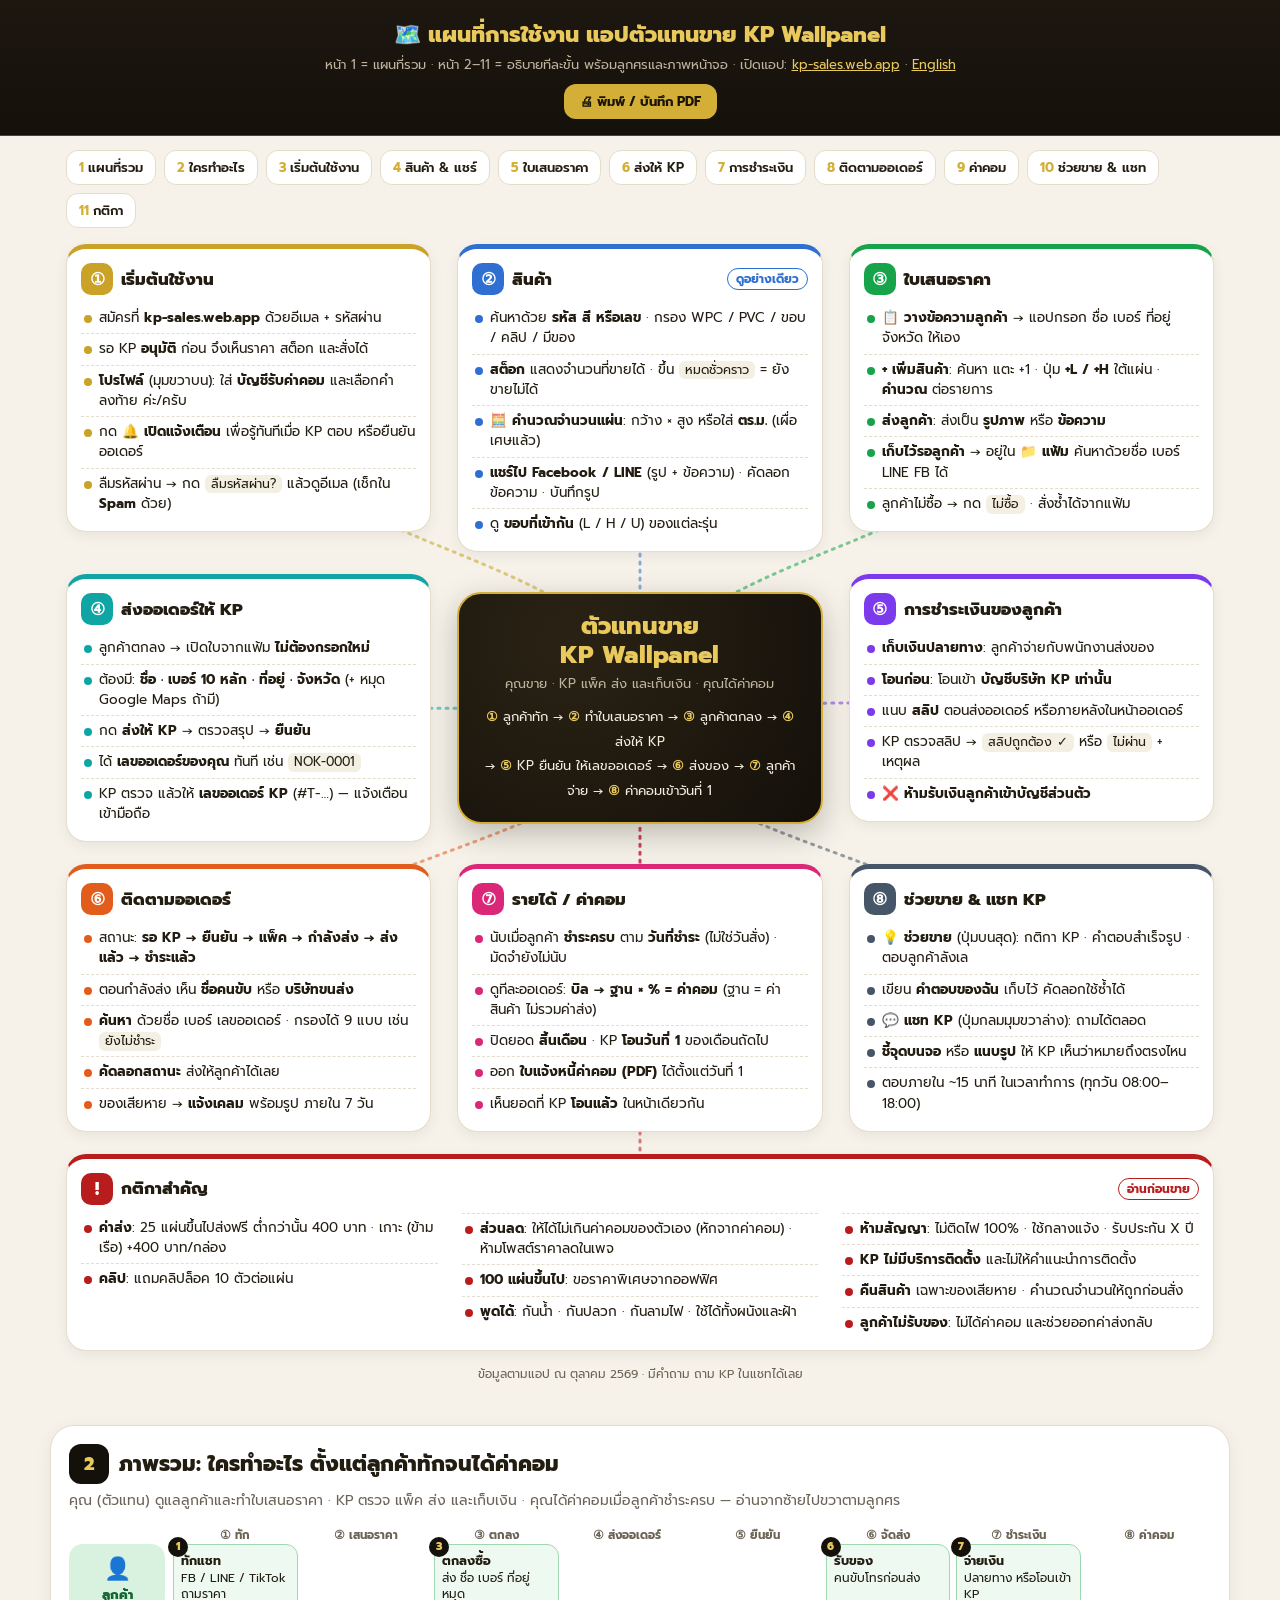
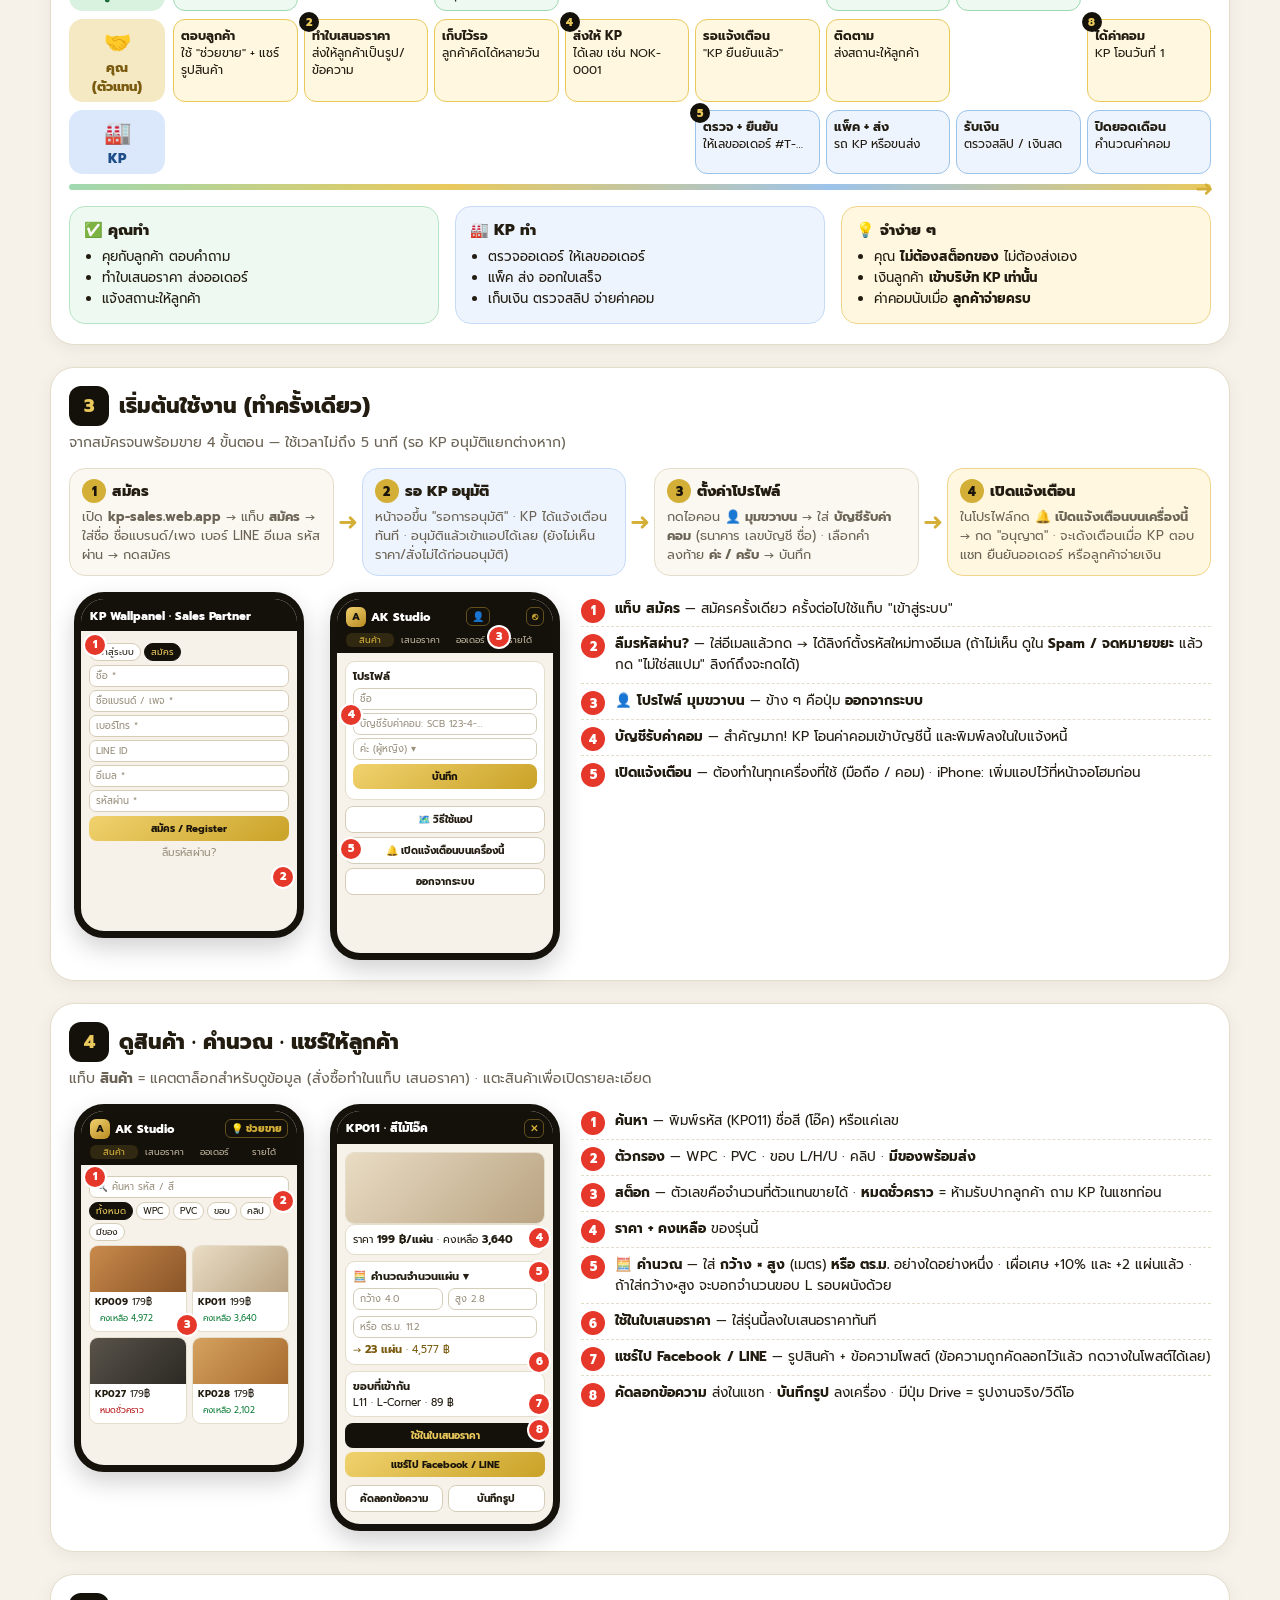
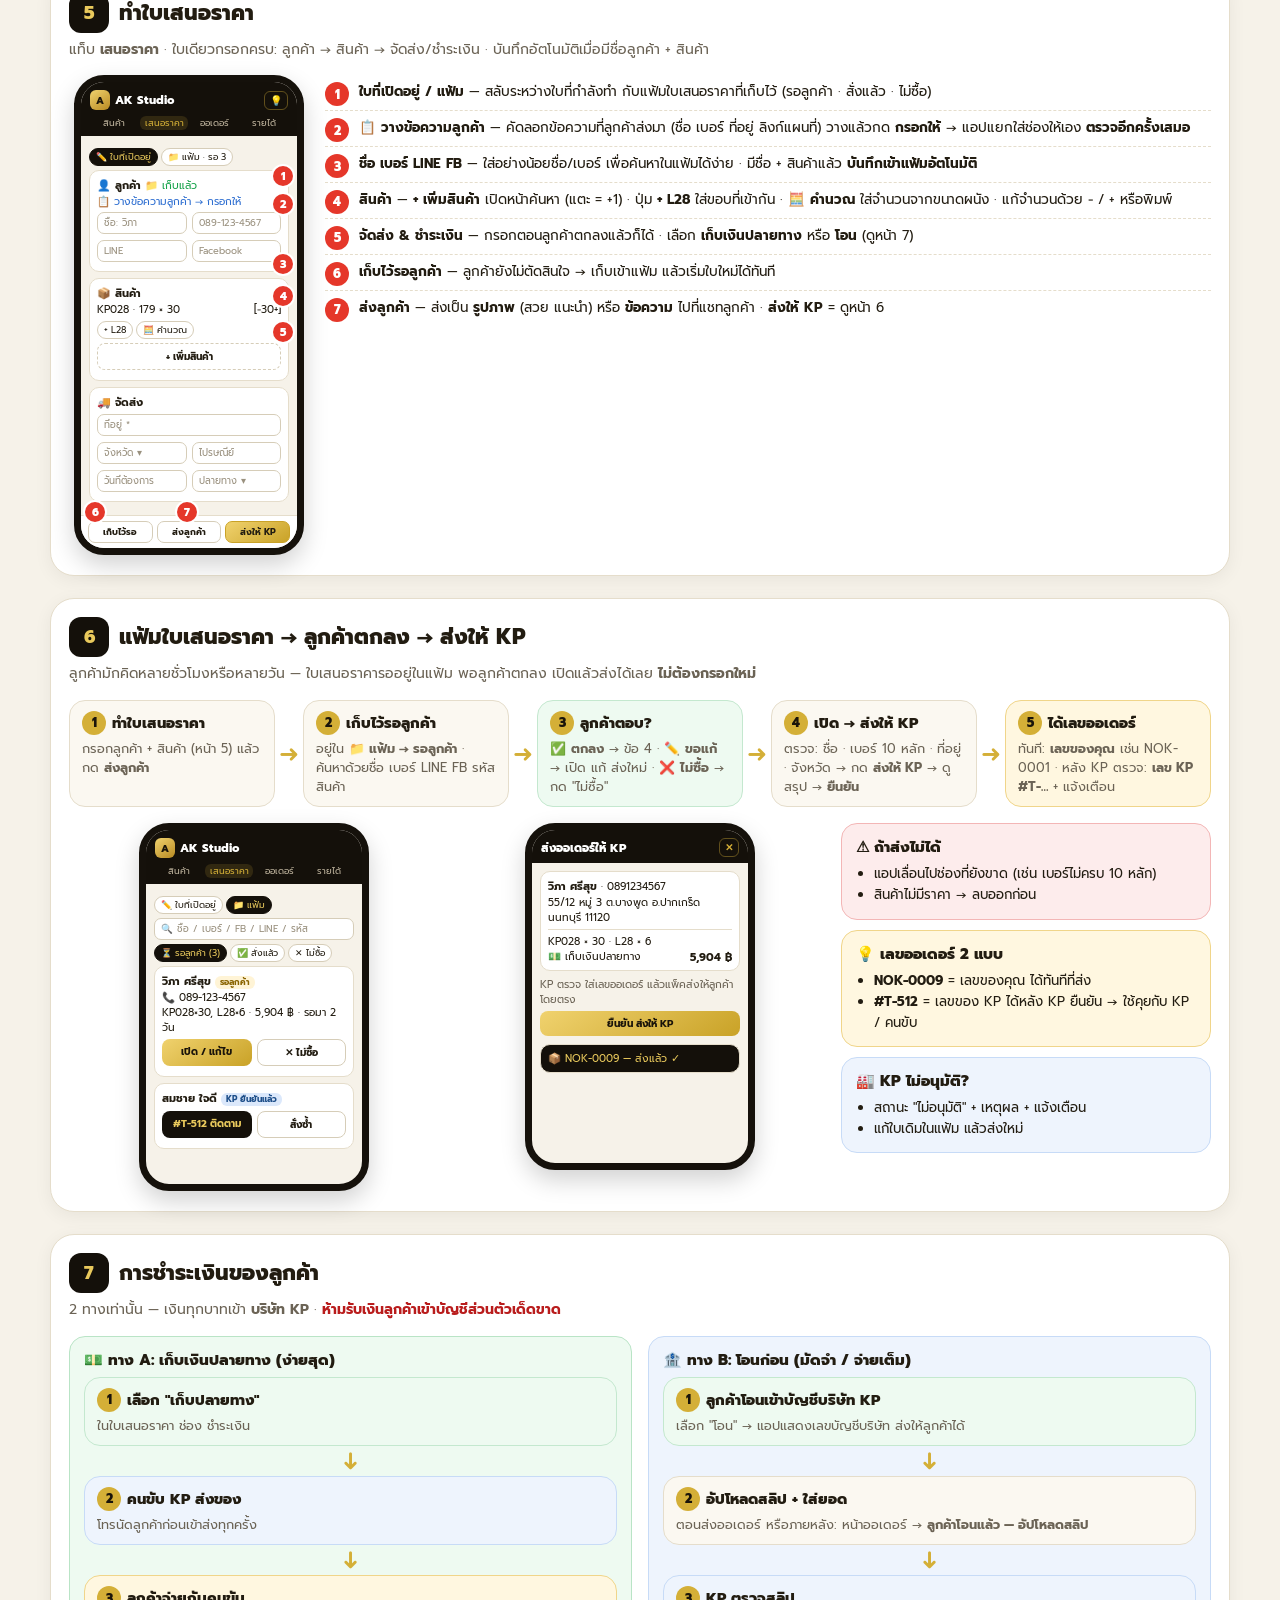
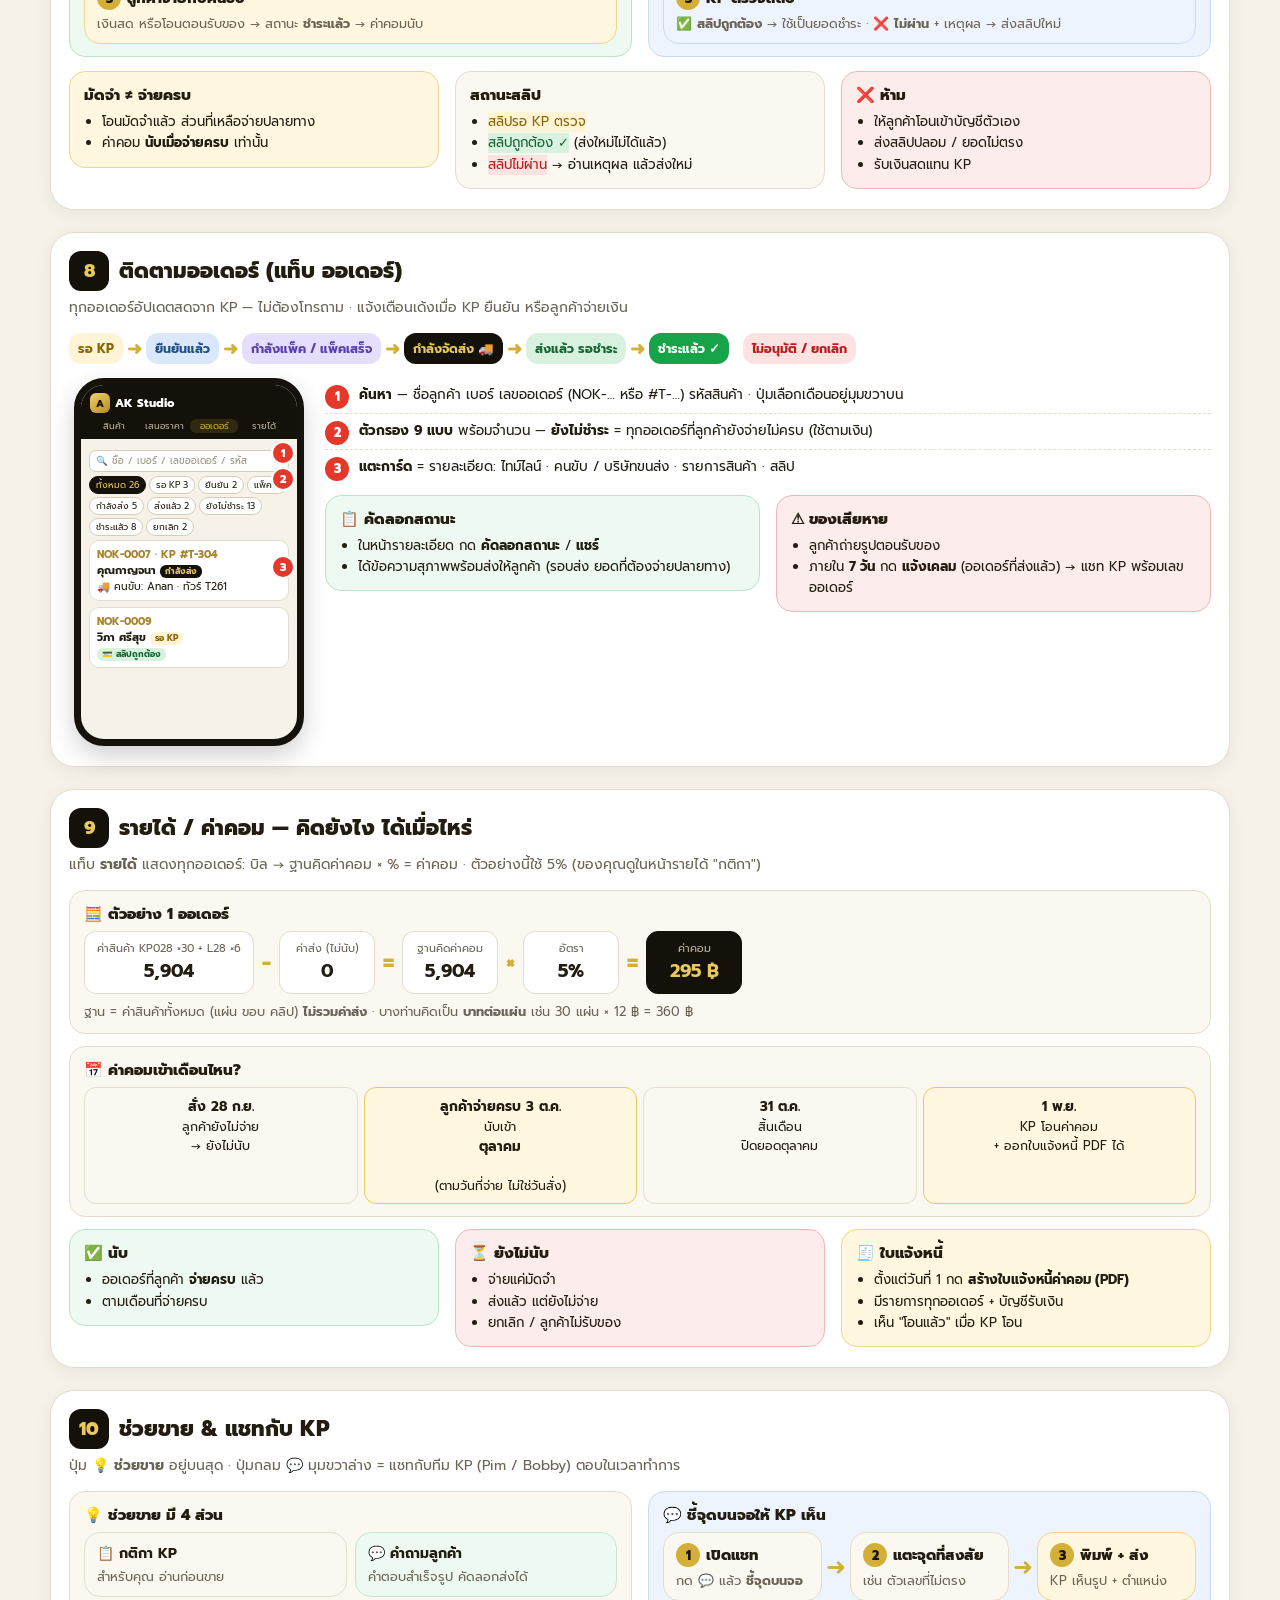
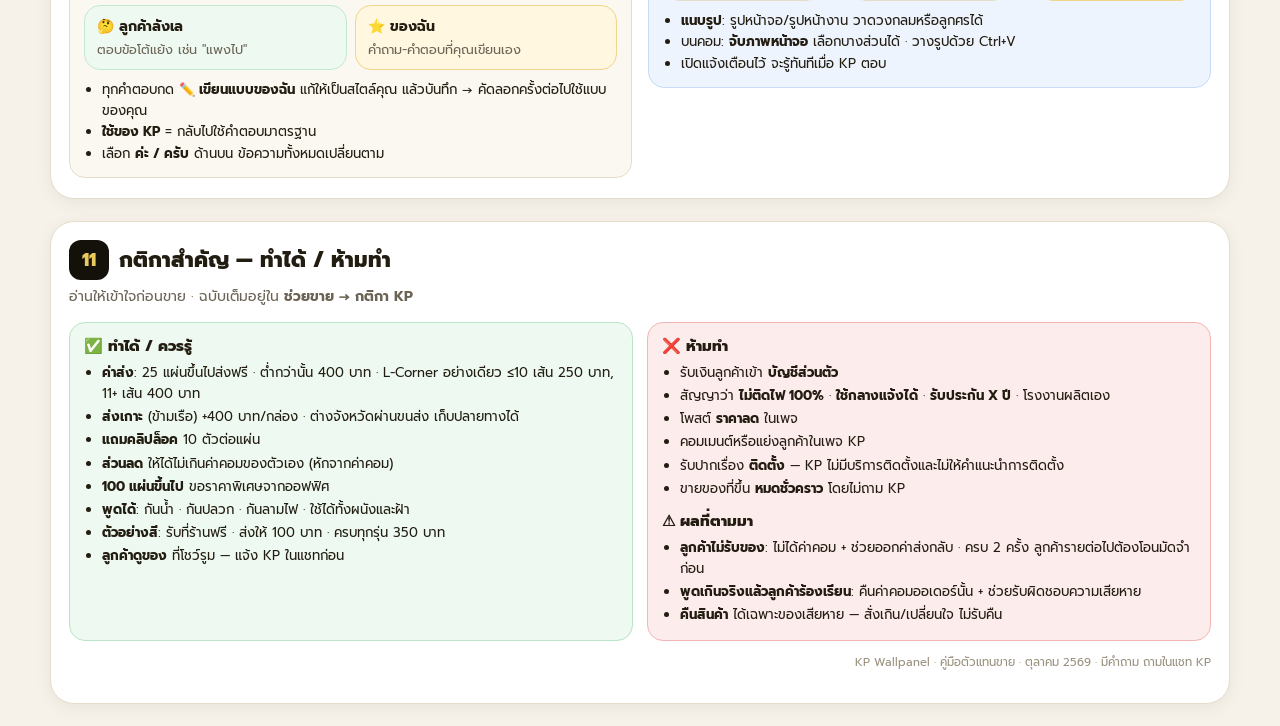
<file: help.html>
<!doctype html>
<html lang="th">
<head>
<meta charset="utf-8">
<meta name="viewport" content="width=device-width, initial-scale=1, viewport-fit=cover">
<meta name="theme-color" content="#14100A">
<title>วิธีใช้แอปตัวแทนขาย KP</title>
<link rel="icon" href="https://andrkumbi-droid.github.io/kp-wallpanel/pos-icon.svg" type="image/svg+xml">
<link rel="preconnect" href="https://fonts.googleapis.com"><link rel="preconnect" href="https://fonts.gstatic.com" crossorigin>
<link href="https://fonts.googleapis.com/css2?family=Prompt:wght@400;500;600;700;800&display=swap" rel="stylesheet">
<!-- Mindmap "how the partner app works" for KP sales partners (Thai). Opened from the sales kit
     in sales.html (kp-sales.web.app/help.html); prints on one A4 landscape page. -->
<style>
:root{ --ink:#14100A; --ink2:#1f1910; --gold:#D4AF37; --gold2:#E9C95C; --cream:#F5EFE0; --cream2:#BFB49E; --bg:#F6F2E9; --card:#fff; --text:#221C11; --text2:#6B6355; --line:#E5DDCB; }
*{ box-sizing:border-box; }
body{ margin:0; background:var(--bg); color:var(--text); font-family:'Prompt','Leelawadee UI',Tahoma,sans-serif; -webkit-font-smoothing:antialiased; }
html,body{ overflow-x:hidden; }
header{ overflow-wrap:anywhere; background:linear-gradient(180deg,#1d1710,var(--ink)); color:var(--cream); padding:18px 16px 16px; text-align:center; border-bottom:1px solid rgba(212,175,55,.3); }
header h1{ margin:0; font-size:22px; font-weight:800; color:var(--gold2); }
header p{ margin:4px 0 0; font-size:13px; color:var(--cream2); }
header a{ color:var(--gold2); }
.wrap{ max-width:1180px; margin:0 auto; padding:16px; position:relative; }
#lines{ position:absolute; inset:0; width:100%; height:100%; pointer-events:none; overflow:visible; }
.map{ display:grid; gap:16px; position:relative; }
.center{ background:radial-gradient(circle at 30% 20%,#2a2214,var(--ink)); color:var(--cream); border:2px solid var(--gold); border-radius:24px; padding:18px; text-align:center; box-shadow:0 10px 30px rgba(20,16,10,.25); position:relative; z-index:2; }
.center .big{ font-size:24px; font-weight:800; color:var(--gold2); line-height:1.2; }
.center .sub{ font-size:13px; color:var(--cream2); margin-top:4px; }
.center .flow{ margin-top:12px; font-size:13px; line-height:1.9; }
.center .flow b{ color:var(--gold2); }
.br,.center{ min-width:0; overflow-wrap:anywhere; }
.br{ background:var(--card); border:1px solid var(--line); border-radius:20px; padding:14px 14px 12px; position:relative; z-index:2; box-shadow:0 4px 14px rgba(20,16,10,.06); border-top:5px solid var(--c); }
.br h2{ margin:0 0 8px; font-size:16.5px; font-weight:800; display:flex; align-items:center; gap:8px; }
.br h2 .ic{ width:32px; height:32px; border-radius:10px; background:var(--c); color:#fff; display:inline-flex; align-items:center; justify-content:center; font-size:17px; flex-shrink:0; }
.br h2 .n{ margin-left:auto; font-size:12px; font-weight:700; color:var(--c); border:1.5px solid var(--c); border-radius:20px; padding:1px 8px; }
.br ul{ margin:0; padding:0; list-style:none; }
.br li{ position:relative; padding:5px 0 5px 18px; font-size:13.5px; line-height:1.5; border-top:1px dashed var(--line); }
.br li:first-child{ border-top:none; }
.br li::before{ content:''; position:absolute; left:3px; top:12px; width:8px; height:8px; border-radius:50%; background:var(--c); }
.br li b{ color:var(--text); }
.br li .t{ display:inline-block; background:#f4efe3; border-radius:6px; padding:0 6px; font-size:12.5px; }
.note{ font-size:12px; color:var(--text2); text-align:center; margin:14px 0 4px; }
.k1{--c:#C9A227}.k2{--c:#2F6FD1}.k3{--c:#16A34A}.k4{--c:#0EA5A4}.k5{--c:#7C3AED}.k6{--c:#E25C1C}.k7{--c:#DB2777}.k8{--c:#475569}.k9{--c:#B91C1C}
/* phone: centre on top, branches stacked along a gold spine */
@media (max-width:899px){
  .map{ grid-template-columns:minmax(0,1fr); }
  .map::before{ content:''; position:absolute; left:22px; top:40px; bottom:20px; width:3px; background:linear-gradient(var(--gold),rgba(212,175,55,.2)); border-radius:3px; z-index:1; }
  .br{ margin-left:12px; }
}
/* tablet/desktop: real mindmap — centre in the middle, branches around it, lines drawn by script */
@media (min-width:900px){
  .map{ grid-template-columns:repeat(3,1fr); grid-template-areas:"b1 b2 b3" "b4 c b5" "b6 b7 b8" "b9 b9 b9"; align-items:start; gap:22px 26px; }
  .center{ grid-area:c; align-self:center; }
  .br:nth-of-type(1){grid-area:b1}.br:nth-of-type(2){grid-area:b2}.br:nth-of-type(3){grid-area:b3}.br:nth-of-type(4){grid-area:b4}
  .br:nth-of-type(5){grid-area:b5}.br:nth-of-type(6){grid-area:b6}.br:nth-of-type(7){grid-area:b7}.br:nth-of-type(8){grid-area:b8}
  .br:nth-of-type(9){grid-area:b9}
  .br:nth-of-type(9) ul{ columns:3; column-gap:24px; }
  .br:nth-of-type(9) li{ break-inside:avoid; }
}
@page{ size:A4 landscape; margin:7mm; }
/* PDF / print view: class html.pdf (set by ?pdf, or before printing) — headless Chrome ignored @media print */
html.pdf body{ width:281mm; margin:0 auto; }
html.pdf body{ background:#fff; -webkit-print-color-adjust:exact; print-color-adjust:exact; }
html.pdf header{ padding:6px 10px; }
html.pdf header h1{ font-size:17pt; }
html.pdf header p{ font-size:9pt; }
html.pdf .wrap{ max-width:none; padding:6px 0 0; }
html.pdf .map{ grid-template-columns:repeat(3,1fr)!important; grid-template-areas:"b1 b2 b3" "b4 c b5" "b6 b7 b8" "b9 b9 b9"!important; gap:7px 10px!important; }
html.pdf .map::before{ display:none; }
html.pdf .center{ grid-area:c; padding:8px; border-radius:14px; }
html.pdf .center .big{ font-size:17pt; }
html.pdf .center .sub,html.pdf .center .flow{ font-size:8.8pt; line-height:1.6; margin-top:3px; }
html.pdf .br{ margin:0!important; padding:6px 8px; border-radius:12px; box-shadow:none; border-top-width:3px; }
html.pdf .br h2{ font-size:11pt; margin-bottom:3px; }
html.pdf .br h2 .ic{ width:18px; height:18px; font-size:10px; border-radius:5px; }
html.pdf .br h2 .n{ font-size:7pt; padding:0 5px; }
html.pdf .br li{ font-size:8.6pt; padding:1.5px 0 1.5px 11px; line-height:1.35; }
html.pdf .br li::before{ width:5px; height:5px; top:6px; left:1px; }
html.pdf .br li .t{ font-size:8.2pt; padding:0 3px; }
html.pdf .br:nth-of-type(1){grid-area:b1}
html.pdf .br:nth-of-type(2){grid-area:b2}
html.pdf .br:nth-of-type(3){grid-area:b3}
html.pdf .br:nth-of-type(4){grid-area:b4}
html.pdf .br:nth-of-type(5){grid-area:b5}
html.pdf .br:nth-of-type(6){grid-area:b6}
html.pdf .br:nth-of-type(7){grid-area:b7}
html.pdf .br:nth-of-type(8){grid-area:b8}
html.pdf .br:nth-of-type(9){grid-area:b9}
html.pdf .br:nth-of-type(9) ul{ columns:3; column-gap:12px; }
html.pdf .note,html.pdf #printbtn{ display:none; }

/* ───────── multi-page guide (pages 2–11) ───────── */
.toc{ max-width:1180px; margin:0 auto; padding:14px 16px 0; display:flex; flex-wrap:wrap; gap:8px; }
.toc a{ text-decoration:none; color:var(--text); background:#fff; border:1px solid var(--line); border-radius:12px; padding:7px 12px; font-size:13px; font-weight:600; }
.toc a b{ color:var(--gold); margin-right:4px; }
.pg{ max-width:1180px; margin:22px auto; padding:18px 18px 20px; background:#fff; border:1px solid var(--line); border-radius:24px; box-shadow:0 4px 18px rgba(20,16,10,.06); overflow-wrap:anywhere; }
.pg > h2{ margin:0; font-size:21px; font-weight:800; display:flex; align-items:center; gap:10px; }
.pg > h2 .no{ background:var(--ink); color:var(--gold2); border-radius:12px; min-width:40px; height:40px; display:inline-flex; align-items:center; justify-content:center; font-size:18px; }
.pg > .lead{ margin:6px 0 14px; color:var(--text2); font-size:14px; line-height:1.6; }
.cols{ display:grid; grid-template-columns:minmax(0,1fr); gap:16px; align-items:start; }
@media (min-width:900px){ .cols.c2{ grid-template-columns:minmax(0,1fr) minmax(0,1fr); } .cols.c3{ grid-template-columns:repeat(3,minmax(0,1fr)); } .cols.ph{ grid-template-columns:240px minmax(0,1fr); } .cols.ph2{ grid-template-columns:240px 240px minmax(0,1fr); } }
/* flow with arrows: horizontal on wide screens, vertical on phones */
.fl{ display:flex; flex-direction:column; align-items:stretch; gap:0; }
.fl .st{ background:#fbf8f1; border:1.5px solid var(--line); border-radius:16px; padding:10px 12px; position:relative; }
.fl .st h4{ margin:0 0 4px; font-size:14.5px; font-weight:800; display:flex; gap:6px; align-items:center; }
.fl .st h4 .n{ background:var(--gold); color:#1a140a; border-radius:50%; width:24px; height:24px; display:inline-flex; align-items:center; justify-content:center; font-size:12.5px; flex-shrink:0; }
.fl .st p{ margin:0; font-size:12.8px; color:var(--text2); line-height:1.5; }
.fl .st.kp{ background:#eef4fd; border-color:#c7dbf7; } .fl .st.cu{ background:#eefaf1; border-color:#c4e8cf; } .fl .st.ok{ background:#fff7e0; border-color:#f0d58a; }
.kit4{ display:grid; grid-template-columns:1fr 1fr; gap:8px; } .kit4 .st{ background:#fbf8f1; border:1.5px solid var(--line); border-radius:16px; padding:10px 12px; } .kit4 .st.cu{ background:#eefaf1; border-color:#c4e8cf; } .kit4 .st.ok{ background:#fff7e0; border-color:#f0d58a; } .kit4 h4{ margin:0 0 3px; font-size:14px; } .kit4 p{ margin:0; font-size:12.8px; color:var(--text2); }
.fl .ar{ align-self:center; color:var(--gold); font-size:24px; line-height:1; padding:3px 0; transform:rotate(90deg); }
@media (min-width:900px){ .fl.h{ flex-direction:row; align-items:stretch; } .fl.h .st{ flex:1; min-width:0; } .fl.h .ar{ transform:none; padding:0 4px; } }
.tag{ display:inline-block; font-size:11px; font-weight:700; border-radius:8px; padding:1px 7px; margin-right:4px; }
.tag.cu{ background:#d9f2e0; color:#166534; } .tag.me{ background:#f5e9c4; color:#7a5b10; } .tag.kp{ background:#dbe8fb; color:#1d4e89; }
/* swim lanes (page 2) */
.lanes{ display:grid; grid-template-columns:minmax(0,1fr); gap:8px; }
.lane{ display:grid; grid-template-columns:96px minmax(0,1fr); gap:8px; align-items:stretch; }
.lane .who{ border-radius:14px; display:flex; flex-direction:column; align-items:center; justify-content:center; font-weight:800; font-size:13px; text-align:center; padding:6px; }
.lane.cu .who{ background:#d9f2e0; color:#166534; } .lane.me .who{ background:#f5e9c4; color:#7a5b10; } .lane.kp .who{ background:#dbe8fb; color:#1d4e89; }
.lane .who i{ font-style:normal; font-size:22px; }
.lane .row8{ display:grid; grid-template-columns:repeat(8,minmax(0,1fr)); gap:6px; }
.lane .row8 > div{ border-radius:12px; padding:7px; font-size:12px; line-height:1.4; min-height:58px; position:relative; }
.lane.cu .row8 > div.on{ background:#eefaf1; border:1.5px solid #9fd8b0; } .lane.me .row8 > div.on{ background:#fff7e0; border:1.5px solid #e9c95c; } .lane.kp .row8 > div.on{ background:#eef4fd; border:1.5px solid #9cc3ea; }
.lane .row8 > div.on b{ display:block; font-size:12.5px; }
.lane .row8 > div .k{ position:absolute; top:-8px; left:-6px; background:var(--ink); color:var(--gold2); border-radius:50%; width:20px; height:20px; font-size:11px; display:flex; align-items:center; justify-content:center; font-weight:800; }
.lanehead{ display:grid; grid-template-columns:96px minmax(0,1fr); gap:8px; } .lanehead .row8{ display:grid; grid-template-columns:repeat(8,minmax(0,1fr)); gap:6px; text-align:center; font-size:11.5px; font-weight:700; color:var(--text2); }
.timeline{ margin-top:10px; height:6px; background:linear-gradient(90deg,#9fd8b0,#e9c95c,#9cc3ea,#e9c95c); border-radius:6px; position:relative; }
.timeline::after{ content:'➜'; position:absolute; right:-2px; top:-12px; color:var(--gold); font-size:22px; }
@media (max-width:899px){ .lanehead{ display:none; } .lane{ grid-template-columns:minmax(0,1fr); } .lane .row8{ grid-template-columns:repeat(2,minmax(0,1fr)); } .lane .row8 > div:not(.on){ display:none; } }
/* phone mock-ups with numbered call-outs */
.phone{ width:230px; max-width:100%; margin:0 auto; border:7px solid #15110b; border-radius:30px; background:var(--bg); overflow:hidden; box-shadow:0 10px 24px rgba(0,0,0,.18); position:relative; font-size:10.5px; }
.phone .pb{ background:var(--ink); color:var(--cream); padding:8px 9px 6px; }
.phone .pb .t1{ font-weight:800; font-size:11.5px; color:#fff; display:flex; align-items:center; gap:5px; }
.phone .pb .t1 .av{ width:20px; height:20px; border-radius:6px; background:linear-gradient(145deg,#f0d26e,#b88a22); color:#1a140a; display:inline-flex; align-items:center; justify-content:center; font-size:10px; }
.phone .pb .t1 .ib{ margin-left:auto; border:1px solid rgba(212,175,55,.4); border-radius:6px; padding:1px 5px; color:var(--gold); font-size:10px; }
.phone .tabs{ display:grid; grid-template-columns:repeat(4,1fr); gap:2px; margin-top:6px; text-align:center; font-size:9px; color:var(--cream2); }
.phone .tabs span.on{ color:var(--gold); background:rgba(212,175,55,.15); border-radius:6px; }
.phone .ps{ padding:8px; min-height:300px; position:relative; }
.phone .cd{ background:#fff; border:1px solid var(--line); border-radius:10px; padding:6px 7px; margin-bottom:6px; position:relative; }
.phone .cd b{ font-size:11px; }
.phone .fld{ border:1px solid #d6cdb8; border-radius:7px; background:#fff; padding:3px 6px; color:#9a917f; margin:3px 0; font-size:9.5px; }
.phone .btn{ display:block; border-radius:8px; padding:5px 6px; text-align:center; font-weight:700; margin:4px 0; font-size:10px; }
.phone .btn.g{ background:linear-gradient(145deg,#f0d26e,#c9a227); color:#1a140a; } .phone .btn.d{ background:var(--ink); color:var(--gold2); } .phone .btn.l{ background:#fff; border:1px solid #d6cdb8; }
.phone .chips{ display:flex; gap:3px; flex-wrap:wrap; margin:4px 0; } .phone .chips span{ border:1px solid #d6cdb8; border-radius:10px; padding:1px 6px; font-size:9px; background:#fff; } .phone .chips span.on{ background:var(--ink); color:var(--gold2); border-color:var(--ink); }
.phone .grid2{ display:grid; grid-template-columns:1fr 1fr; gap:5px; }
.phone .tile{ background:#fff; border:1px solid var(--line); border-radius:9px; overflow:hidden; }
.phone .tile .im{ height:46px; background:linear-gradient(135deg,#c98a4b,#8a5528); }
.phone .tile .im.b{ background:linear-gradient(135deg,#e9dcc4,#b9a382); } .phone .tile .im.c{ background:linear-gradient(135deg,#59534a,#2c2924); } .phone .tile .im.d{ background:linear-gradient(135deg,#d6a15f,#a66b2e); }
.phone .tile div{ padding:3px 5px; font-size:9.5px; } .phone .tile .stk{ color:#15803d; font-size:8.5px; }
.phone .bar{ position:absolute; left:0; right:0; bottom:0; background:#fff; border-top:1px solid var(--line); padding:5px 7px; display:grid; grid-template-columns:1fr 1fr 1fr; gap:4px; font-size:9px; text-align:center; }
.phone .bar span{ border:1px solid #d6cdb8; border-radius:7px; padding:3px 2px; font-weight:700; } .phone .bar span.g{ background:linear-gradient(145deg,#f0d26e,#c9a227); border-color:#c9a227; }
.phone .st8{ display:inline-block; border-radius:6px; padding:0 5px; font-size:8.5px; font-weight:700; }
.co{ position:absolute; width:20px; height:20px; border-radius:50%; background:#e5372a; color:#fff; font-weight:800; font-size:11px; display:flex; align-items:center; justify-content:center; box-shadow:0 0 0 2px #fff; z-index:3; }
.legend{ margin:0; padding:0; list-style:none; counter-reset:c; }
.legend li{ position:relative; padding:7px 0 7px 34px; border-top:1px dashed var(--line); font-size:13.5px; line-height:1.55; }
.legend li:first-child{ border-top:none; }
.legend li::before{ counter-increment:c; content:counter(c); position:absolute; left:0; top:7px; width:24px; height:24px; border-radius:50%; background:#e5372a; color:#fff; font-weight:800; font-size:12.5px; display:flex; align-items:center; justify-content:center; }
.legend li b{ color:var(--text); }
.box{ background:#fbf8f1; border:1.5px solid var(--line); border-radius:16px; padding:12px 14px; }
.box h3{ margin:0 0 6px; font-size:15px; font-weight:800; }
.box ul{ margin:0; padding-left:18px; font-size:13.2px; line-height:1.6; }
.box.tip{ background:#fff7e0; border-color:#f0d58a; } .box.warn{ background:#fdecec; border-color:#f3b6b6; } .box.good{ background:#eefaf1; border-color:#b9e4c6; } .box.kp{ background:#eef4fd; border-color:#c7dbf7; }
/* commission example */
.calc{ display:flex; flex-wrap:wrap; align-items:center; gap:8px; font-size:14px; }
.calc .v{ background:#fff; border:1.5px solid var(--line); border-radius:12px; padding:8px 12px; text-align:center; min-width:96px; }
.calc .v small{ display:block; font-size:11px; color:var(--text2); }
.calc .v b{ font-size:18px; }
.calc .v.res{ background:var(--ink); color:var(--gold2); border-color:var(--ink); } .calc .v.res small{ color:var(--cream2); }
.calc .op{ font-size:22px; color:var(--gold); font-weight:800; }
.months{ display:grid; grid-template-columns:repeat(4,minmax(0,1fr)); gap:6px; margin-top:6px; }
.months > div{ border-radius:12px; padding:8px; font-size:12.5px; text-align:center; background:#fbf8f1; border:1.5px solid var(--line); }
.months > div b{ display:block; font-size:13.5px; }
.months > div.hl{ background:#fff7e0; border-color:#e9c95c; }
@media (max-width:899px){ .months{ grid-template-columns:repeat(2,minmax(0,1fr)); } }
/* status pipeline */
.pipe{ display:flex; flex-wrap:wrap; gap:4px; align-items:center; }
.pipe .s{ border-radius:12px; padding:6px 9px; font-size:12.5px; font-weight:700; text-align:center; }
.pipe .ar{ color:var(--gold); font-weight:800; font-size:18px; }
.s.p1{ background:#fff4d6; color:#8a6400; } .s.p2{ background:#dbe8fb; color:#1d4e89; } .s.p3{ background:#e5defc; color:#5b3fb0; } .s.p4{ background:#14100A; color:#E9C95C; } .s.p5{ background:#d9f2e0; color:#166534; } .s.p6{ background:#16a34a; color:#fff; } .s.p7{ background:#fde2e2; color:#b91c1c; }
.dd{ display:grid; grid-template-columns:minmax(0,1fr); gap:14px; } @media (min-width:900px){ .dd{ grid-template-columns:minmax(0,1fr) minmax(0,1fr); } }
.dd .box li{ margin:2px 0; }
.pgfoot{ margin-top:12px; font-size:11.5px; color:var(--text3, #9a917f); text-align:right; }
/* print / pdf: every guide page = one A4 landscape sheet */
html.pdf .toc{ padding:4px 0 0; gap:4px; } html.pdf .toc a{ font-size:8pt; padding:2px 7px; border-radius:8px; }
html.pdf .pg{ max-width:none; margin:0; padding:2mm 1mm 0; border:none; border-radius:0; box-shadow:none; page-break-before:always; break-before:page; }
html.pdf .cols.c2{ grid-template-columns:minmax(0,1fr) minmax(0,1fr); } html.pdf .cols.c3{ grid-template-columns:repeat(3,minmax(0,1fr)); } html.pdf .cols.ph{ grid-template-columns:240px minmax(0,1fr); } html.pdf .cols.ph2{ grid-template-columns:240px 240px minmax(0,1fr); }
html.pdf .fl.h{ flex-direction:row; } html.pdf .fl.h .st{ flex:1; min-width:0; } html.pdf .fl.h .ar{ transform:none; padding:0 4px; }
html.pdf .lanehead{ display:grid; } html.pdf .lane{ grid-template-columns:96px minmax(0,1fr); } html.pdf .lane .row8{ grid-template-columns:repeat(8,minmax(0,1fr)); } html.pdf .lane .row8 > div:not(.on){ display:block; }
html.pdf .months{ grid-template-columns:repeat(4,minmax(0,1fr)); } html.pdf .dd{ grid-template-columns:minmax(0,1fr) minmax(0,1fr); }

#printbtn{ display:inline-block; margin-top:10px; background:var(--gold); color:#1a140a; border:none; border-radius:12px; padding:8px 16px; font:inherit; font-weight:700; font-size:13px; cursor:pointer; }
</style>
</head>
<body>
<header id="top">
  <h1>🗺️ แผนที่การใช้งาน แอปตัวแทนขาย KP Wallpanel</h1>
  <p>หน้า 1 = แผนที่รวม · หน้า 2–11 = อธิบายทีละขั้น พร้อมลูกศรและภาพหน้าจอ · เปิดแอป: <a href="https://kp-sales.web.app">kp-sales.web.app</a> · <a href="help-en.html">English</a></p>
  <button id="printbtn" onclick="window.print()">🖨 พิมพ์ / บันทึก PDF</button>
</header>
<nav class="toc"><a href="#top"><b>1</b>แผนที่รวม</a><a href="#p2"><b>2</b>ใครทำอะไร</a><a href="#p3"><b>3</b>เริ่มต้นใช้งาน</a><a href="#p4"><b>4</b>สินค้า & แชร์</a><a href="#p5"><b>5</b>ใบเสนอราคา</a><a href="#p6"><b>6</b>ส่งให้ KP</a><a href="#p7"><b>7</b>การชำระเงิน</a><a href="#p8"><b>8</b>ติดตามออเดอร์</a><a href="#p9"><b>9</b>ค่าคอม</a><a href="#p10"><b>10</b>ช่วยขาย & แชท</a><a href="#p11"><b>11</b>กติกา</a></nav>
<div class="wrap">
<svg id="lines"></svg>
<div class="map">

  <div class="center">
    <div class="big">ตัวแทนขาย<br>KP Wallpanel</div>
    <div class="sub">คุณขาย · KP แพ็ค ส่ง และเก็บเงิน · คุณได้ค่าคอม</div>
    <div class="flow">
      <b>①</b> ลูกค้าทัก → <b>②</b> ทำใบเสนอราคา → <b>③</b> ลูกค้าตกลง → <b>④</b> ส่งให้ KP<br>
      → <b>⑤</b> KP ยืนยัน ให้เลขออเดอร์ → <b>⑥</b> ส่งของ → <b>⑦</b> ลูกค้าจ่าย → <b>⑧</b> ค่าคอมเข้าวันที่ 1
    </div>
  </div>

  <section class="br k1"><h2><span class="ic">①</span>เริ่มต้นใช้งาน</h2><ul>
    <li>สมัครที่ <b>kp-sales.web.app</b> ด้วยอีเมล + รหัสผ่าน</li>
    <li>รอ KP <b>อนุมัติ</b> ก่อน จึงเห็นราคา สต็อก และสั่งได้</li>
    <li><b>โปรไฟล์</b> (มุมขวาบน): ใส่ <b>บัญชีรับค่าคอม</b> และเลือกคำลงท้าย ค่ะ/ครับ</li>
    <li>กด <b>🔔 เปิดแจ้งเตือน</b> เพื่อรู้ทันทีเมื่อ KP ตอบ หรือยืนยันออเดอร์</li>
    <li>ลืมรหัสผ่าน → กด <span class="t">ลืมรหัสผ่าน?</span> แล้วดูอีเมล (เช็กใน <b>Spam</b> ด้วย)</li>
  </ul></section>

  <section class="br k2"><h2><span class="ic">②</span>สินค้า <span class="n">ดูอย่างเดียว</span></h2><ul>
    <li>ค้นหาด้วย <b>รหัส สี หรือเลข</b> · กรอง WPC / PVC / ขอบ / คลิป / มีของ</li>
    <li><b>สต็อก</b> แสดงจำนวนที่ขายได้ · ขึ้น <span class="t">หมดชั่วคราว</span> = ยังขายไม่ได้</li>
    <li><b>🧮 คำนวณจำนวนแผ่น</b>: กว้าง × สูง หรือใส่ <b>ตร.ม.</b> (เผื่อเศษแล้ว)</li>
    <li><b>แชร์ไป Facebook / LINE</b> (รูป + ข้อความ) · คัดลอกข้อความ · บันทึกรูป</li>
    <li>ดู <b>ขอบที่เข้ากัน</b> (L / H / U) ของแต่ละรุ่น</li>
  </ul></section>

  <section class="br k3"><h2><span class="ic">③</span>ใบเสนอราคา</h2><ul>
    <li>📋 <b>วางข้อความลูกค้า</b> → แอปกรอก ชื่อ เบอร์ ที่อยู่ จังหวัด ให้เอง</li>
    <li><b>+ เพิ่มสินค้า</b>: ค้นหา แตะ +1 · ปุ่ม <b>+L / +H</b> ใต้แผ่น · <b>คำนวณ</b> ต่อรายการ</li>
    <li><b>ส่งลูกค้า</b>: ส่งเป็น <b>รูปภาพ</b> หรือ <b>ข้อความ</b></li>
    <li><b>เก็บไว้รอลูกค้า</b> → อยู่ใน <b>📁 แฟ้ม</b> ค้นหาด้วยชื่อ เบอร์ LINE FB ได้</li>
    <li>ลูกค้าไม่ซื้อ → กด <span class="t">ไม่ซื้อ</span> · สั่งซ้ำได้จากแฟ้ม</li>
  </ul></section>

  <section class="br k4"><h2><span class="ic">④</span>ส่งออเดอร์ให้ KP</h2><ul>
    <li>ลูกค้าตกลง → เปิดใบจากแฟ้ม <b>ไม่ต้องกรอกใหม่</b></li>
    <li>ต้องมี: <b>ชื่อ · เบอร์ 10 หลัก · ที่อยู่ · จังหวัด</b> (+ หมุด Google Maps ถ้ามี)</li>
    <li>กด <b>ส่งให้ KP</b> → ตรวจสรุป → <b>ยืนยัน</b></li>
    <li>ได้ <b>เลขออเดอร์ของคุณ</b> ทันที เช่น <span class="t">NOK-0001</span></li>
    <li>KP ตรวจ แล้วให้ <b>เลขออเดอร์ KP</b> (#T-…) — แจ้งเตือนเข้ามือถือ</li>
  </ul></section>

  <section class="br k5"><h2><span class="ic">⑤</span>การชำระเงินของลูกค้า</h2><ul>
    <li><b>เก็บเงินปลายทาง</b>: ลูกค้าจ่ายกับพนักงานส่งของ</li>
    <li><b>โอนก่อน</b>: โอนเข้า <b>บัญชีบริษัท KP เท่านั้น</b></li>
    <li>แนบ <b>สลิป</b> ตอนส่งออเดอร์ หรือภายหลังในหน้าออเดอร์</li>
    <li>KP ตรวจสลิป → <span class="t">สลิปถูกต้อง ✓</span> หรือ <span class="t">ไม่ผ่าน</span> + เหตุผล</li>
    <li>❌ <b>ห้ามรับเงินลูกค้าเข้าบัญชีส่วนตัว</b></li>
  </ul></section>

  <section class="br k6"><h2><span class="ic">⑥</span>ติดตามออเดอร์</h2><ul>
    <li>สถานะ: <b>รอ KP → ยืนยัน → แพ็ค → กำลังส่ง → ส่งแล้ว → ชำระแล้ว</b></li>
    <li>ตอนกำลังส่ง เห็น <b>ชื่อคนขับ</b> หรือ <b>บริษัทขนส่ง</b></li>
    <li><b>ค้นหา</b> ด้วยชื่อ เบอร์ เลขออเดอร์ · กรองได้ 9 แบบ เช่น <span class="t">ยังไม่ชำระ</span></li>
    <li><b>คัดลอกสถานะ</b> ส่งให้ลูกค้าได้เลย</li>
    <li>ของเสียหาย → <b>แจ้งเคลม</b> พร้อมรูป ภายใน 7 วัน</li>
  </ul></section>

  <section class="br k7"><h2><span class="ic">⑦</span>รายได้ / ค่าคอม</h2><ul>
    <li>นับเมื่อลูกค้า <b>ชำระครบ</b> ตาม <b>วันที่ชำระ</b> (ไม่ใช่วันสั่ง) · มัดจำยังไม่นับ</li>
    <li>ดูทีละออเดอร์: <b>บิล → ฐาน × % = ค่าคอม</b> (ฐาน = ค่าสินค้า ไม่รวมค่าส่ง)</li>
    <li>ปิดยอด <b>สิ้นเดือน</b> · KP <b>โอนวันที่ 1</b> ของเดือนถัดไป</li>
    <li>ออก <b>ใบแจ้งหนี้ค่าคอม (PDF)</b> ได้ตั้งแต่วันที่ 1</li>
    <li>เห็นยอดที่ KP <b>โอนแล้ว</b> ในหน้าเดียวกัน</li>
  </ul></section>

  <section class="br k8"><h2><span class="ic">⑧</span>ช่วยขาย & แชท KP</h2><ul>
    <li><b>💡 ช่วยขาย</b> (ปุ่มบนสุด): กติกา KP · คำตอบสำเร็จรูป · ตอบลูกค้าลังเล</li>
    <li>เขียน <b>คำตอบของฉัน</b> เก็บไว้ คัดลอกใช้ซ้ำได้</li>
    <li><b>💬 แชท KP</b> (ปุ่มกลมมุมขวาล่าง): ถามได้ตลอด</li>
    <li><b>ชี้จุดบนจอ</b> หรือ <b>แนบรูป</b> ให้ KP เห็นว่าหมายถึงตรงไหน</li>
    <li>ตอบภายใน ~15 นาที ในเวลาทำการ (ทุกวัน 08:00–18:00)</li>
  </ul></section>

  <section class="br k9"><h2><span class="ic">!</span>กติกาสำคัญ <span class="n">อ่านก่อนขาย</span></h2><ul>
    <li><b>ค่าส่ง</b>: 25 แผ่นขึ้นไปส่งฟรี ต่ำกว่านั้น 400 บาท · เกาะ (ข้ามเรือ) +400 บาท/กล่อง</li>
    <li><b>คลิป</b>: แถมคลิปล็อค 10 ตัวต่อแผ่น</li>
    <li><b>ส่วนลด</b>: ให้ได้ไม่เกินค่าคอมของตัวเอง (หักจากค่าคอม) · ห้ามโพสต์ราคาลดในเพจ</li>
    <li><b>100 แผ่นขึ้นไป</b>: ขอราคาพิเศษจากออฟฟิศ</li>
    <li><b>พูดได้</b>: กันน้ำ · กันปลวก · กันลามไฟ · ใช้ได้ทั้งผนังและฝ้า</li>
    <li><b>ห้ามสัญญา</b>: ไม่ติดไฟ 100% · ใช้กลางแจ้ง · รับประกัน X ปี</li>
    <li><b>KP ไม่มีบริการติดตั้ง</b> และไม่ให้คำแนะนำการติดตั้ง</li>
    <li><b>คืนสินค้า</b> เฉพาะของเสียหาย · คำนวณจำนวนให้ถูกก่อนสั่ง</li>
    <li><b>ลูกค้าไม่รับของ</b>: ไม่ได้ค่าคอม และช่วยออกค่าส่งกลับ</li>
  </ul></section>

</div>
<p class="note">ข้อมูลตามแอป ณ ตุลาคม 2569 · มีคำถาม ถาม KP ในแชทได้เลย</p>
</div>
<!-- ───────── pages 2–11: step by step ───────── -->
<section class="pg" id="p2">
  <h2><span class="no">2</span>ภาพรวม: ใครทำอะไร ตั้งแต่ลูกค้าทักจนได้ค่าคอม</h2>
  <p class="lead">คุณ (ตัวแทน) ดูแลลูกค้าและทำใบเสนอราคา · KP ตรวจ แพ็ค ส่ง และเก็บเงิน · คุณได้ค่าคอมเมื่อลูกค้าชำระครบ — อ่านจากซ้ายไปขวาตามลูกศร</p>
  <div class="lanehead"><div></div><div class="row8"><div>① ทัก</div><div>② เสนอราคา</div><div>③ ตกลง</div><div>④ ส่งออเดอร์</div><div>⑤ ยืนยัน</div><div>⑥ จัดส่ง</div><div>⑦ ชำระเงิน</div><div>⑧ ค่าคอม</div></div></div>
  <div class="lanes">
    <div class="lane cu"><div class="who"><i>👤</i>ลูกค้า</div><div class="row8">
      <div class="on"><span class="k">1</span><b>ทักแชท</b>FB / LINE / TikTok ถามราคา</div><div></div>
      <div class="on"><span class="k">3</span><b>ตกลงซื้อ</b>ส่ง ชื่อ เบอร์ ที่อยู่ หมุด</div><div></div><div></div>
      <div class="on"><span class="k">6</span><b>รับของ</b>คนขับโทรก่อนส่ง</div>
      <div class="on"><span class="k">7</span><b>จ่ายเงิน</b>ปลายทาง หรือโอนเข้า KP</div><div></div></div></div>
    <div class="lane me"><div class="who"><i>🤝</i>คุณ<br>(ตัวแทน)</div><div class="row8">
      <div class="on"><b>ตอบลูกค้า</b>ใช้ "ช่วยขาย" + แชร์รูปสินค้า</div>
      <div class="on"><span class="k">2</span><b>ทำใบเสนอราคา</b>ส่งให้ลูกค้าเป็นรูป/ข้อความ</div>
      <div class="on"><b>เก็บไว้รอ</b>ลูกค้าคิดได้หลายวัน</div>
      <div class="on"><span class="k">4</span><b>ส่งให้ KP</b>ได้เลข เช่น NOK-0001</div>
      <div class="on"><b>รอแจ้งเตือน</b>"KP ยืนยันแล้ว"</div>
      <div class="on"><b>ติดตาม</b>ส่งสถานะให้ลูกค้า</div><div></div>
      <div class="on"><span class="k">8</span><b>ได้ค่าคอม</b>KP โอนวันที่ 1</div></div></div>
    <div class="lane kp"><div class="who"><i>🏭</i>KP</div><div class="row8"><div></div><div></div><div></div><div></div>
      <div class="on"><span class="k">5</span><b>ตรวจ + ยืนยัน</b>ให้เลขออเดอร์ #T-…</div>
      <div class="on"><b>แพ็ค + ส่ง</b>รถ KP หรือขนส่ง</div>
      <div class="on"><b>รับเงิน</b>ตรวจสลิป / เงินสด</div>
      <div class="on"><b>ปิดยอดเดือน</b>คำนวณค่าคอม</div></div></div>
  </div>
  <div class="timeline"></div>
  <div class="cols c3" style="margin-top:16px">
    <div class="box good"><h3>✅ คุณทำ</h3><ul><li>คุยกับลูกค้า ตอบคำถาม</li><li>ทำใบเสนอราคา ส่งออเดอร์</li><li>แจ้งสถานะให้ลูกค้า</li></ul></div>
    <div class="box kp"><h3>🏭 KP ทำ</h3><ul><li>ตรวจออเดอร์ ให้เลขออเดอร์</li><li>แพ็ค ส่ง ออกใบเสร็จ</li><li>เก็บเงิน ตรวจสลิป จ่ายค่าคอม</li></ul></div>
    <div class="box tip"><h3>💡 จำง่าย ๆ</h3><ul><li>คุณ <b>ไม่ต้องสต็อกของ</b> ไม่ต้องส่งเอง</li><li>เงินลูกค้า <b>เข้าบริษัท KP เท่านั้น</b></li><li>ค่าคอมนับเมื่อ <b>ลูกค้าจ่ายครบ</b></li></ul></div>
  </div>
</section>

<section class="pg" id="p3">
  <h2><span class="no">3</span>เริ่มต้นใช้งาน (ทำครั้งเดียว)</h2>
  <p class="lead">จากสมัครจนพร้อมขาย 4 ขั้นตอน — ใช้เวลาไม่ถึง 5 นาที (รอ KP อนุมัติแยกต่างหาก)</p>
  <div class="fl h">
    <div class="st"><h4><span class="n">1</span>สมัคร</h4><p>เปิด <b>kp-sales.web.app</b> → แท็บ <b>สมัคร</b> → ใส่ชื่อ ชื่อแบรนด์/เพจ เบอร์ LINE อีเมล รหัสผ่าน → กดสมัคร</p></div><div class="ar">➜</div>
    <div class="st kp"><h4><span class="n">2</span>รอ KP อนุมัติ</h4><p>หน้าจอขึ้น "รอการอนุมัติ" · KP ได้แจ้งเตือนทันที · อนุมัติแล้วเข้าแอปได้เลย (ยังไม่เห็นราคา/สั่งไม่ได้ก่อนอนุมัติ)</p></div><div class="ar">➜</div>
    <div class="st"><h4><span class="n">3</span>ตั้งค่าโปรไฟล์</h4><p>กดไอคอน <b>👤 มุมขวาบน</b> → ใส่ <b>บัญชีรับค่าคอม</b> (ธนาคาร เลขบัญชี ชื่อ) · เลือกคำลงท้าย <b>ค่ะ / ครับ</b> → บันทึก</p></div><div class="ar">➜</div>
    <div class="st ok"><h4><span class="n">4</span>เปิดแจ้งเตือน</h4><p>ในโปรไฟล์กด <b>🔔 เปิดแจ้งเตือนบนเครื่องนี้</b> → กด "อนุญาต" · จะเด้งเตือนเมื่อ KP ตอบแชท ยืนยันออเดอร์ หรือลูกค้าจ่ายเงิน</p></div>
  </div>
  <div class="cols ph2" style="margin-top:16px">
    <div class="phone"><div class="pb"><div class="t1">KP Wallpanel · Sales Partner</div></div><div class="ps">
      <div class="chips"><span>เข้าสู่ระบบ</span><span class="on">สมัคร</span></div>
      <div class="fld">ชื่อ *</div><div class="fld">ชื่อแบรนด์ / เพจ *</div><div class="fld">เบอร์โทร *</div><div class="fld">LINE ID</div><div class="fld">อีเมล *</div><div class="fld">รหัสผ่าน *</div>
      <div class="btn g">สมัคร / Register</div><div style="text-align:center;color:#9a917f;margin-top:4px">ลืมรหัสผ่าน?</div>
      <span class="co" style="left:4px;top:4px">1</span><span class="co" style="right:4px;bottom:44px">2</span></div></div>
    <div class="phone"><div class="pb"><div class="t1"><span class="av">A</span>AK Studio<span class="ib">👤</span><span class="ib">⎋</span></div><div class="tabs"><span class="on">สินค้า</span><span>เสนอราคา</span><span>ออเดอร์</span><span>รายได้</span></div></div><div class="ps">
      <div class="cd"><b>โปรไฟล์</b><div class="fld">ชื่อ</div><div class="fld">บัญชีรับค่าคอม: SCB 123-4-…</div><div class="fld">ค่ะ (ผู้หญิง) ▾</div><div class="btn g">บันทึก</div></div>
      <div class="btn l">🗺️ วิธีใช้แอป</div><div class="btn l">🔔 เปิดแจ้งเตือนบนเครื่องนี้</div><div class="btn l">ออกจากระบบ</div>
      <span class="co" style="right:44px;top:-26px">3</span><span class="co" style="left:4px;top:52px">4</span><span class="co" style="left:4px;top:186px">5</span></div></div>
    <ol class="legend">
      <li><b>แท็บ สมัคร</b> — สมัครครั้งเดียว ครั้งต่อไปใช้แท็บ "เข้าสู่ระบบ"</li>
      <li><b>ลืมรหัสผ่าน?</b> — ใส่อีเมลแล้วกด → ได้ลิงก์ตั้งรหัสใหม่ทางอีเมล (ถ้าไม่เห็น ดูใน <b>Spam / จดหมายขยะ</b> แล้วกด "ไม่ใช่สแปม" ลิงก์ถึงจะกดได้)</li>
      <li><b>👤 โปรไฟล์ มุมขวาบน</b> — ข้าง ๆ คือปุ่ม <b>ออกจากระบบ</b></li>
      <li><b>บัญชีรับค่าคอม</b> — สำคัญมาก! KP โอนค่าคอมเข้าบัญชีนี้ และพิมพ์ลงในใบแจ้งหนี้</li>
      <li><b>เปิดแจ้งเตือน</b> — ต้องทำในทุกเครื่องที่ใช้ (มือถือ / คอม) · iPhone: เพิ่มแอปไว้ที่หน้าจอโฮมก่อน</li>
    </ol>
  </div>
</section>

<section class="pg" id="p4">
  <h2><span class="no">4</span>ดูสินค้า · คำนวณ · แชร์ให้ลูกค้า</h2>
  <p class="lead">แท็บ <b>สินค้า</b> = แคตตาล็อกสำหรับดูข้อมูล (สั่งซื้อทำในแท็บ เสนอราคา) · แตะสินค้าเพื่อเปิดรายละเอียด</p>
  <div class="cols ph2">
    <div class="phone"><div class="pb"><div class="t1"><span class="av">A</span>AK Studio<span class="ib">💡 ช่วยขาย</span></div><div class="tabs"><span class="on">สินค้า</span><span>เสนอราคา</span><span>ออเดอร์</span><span>รายได้</span></div></div><div class="ps">
      <div class="fld">🔍 ค้นหา รหัส / สี</div><div class="chips"><span class="on">ทั้งหมด</span><span>WPC</span><span>PVC</span><span>ขอบ</span><span>คลิป</span><span>มีของ</span></div>
      <div class="grid2"><div class="tile"><div class="im"></div><div><b>KP009</b> 179฿<div class="stk">คงเหลือ 4,972</div></div></div><div class="tile"><div class="im b"></div><div><b>KP011</b> 199฿<div class="stk">คงเหลือ 3,640</div></div></div><div class="tile"><div class="im c"></div><div><b>KP027</b> 179฿<div class="stk" style="color:#b91c1c">หมดชั่วคราว</div></div></div><div class="tile"><div class="im d"></div><div><b>KP028</b> 179฿<div class="stk">คงเหลือ 2,102</div></div></div></div>
      <span class="co" style="left:4px;top:2px">1</span><span class="co" style="right:4px;top:26px">2</span><span class="co" style="left:96px;top:150px">3</span></div></div>
    <div class="phone"><div class="pb"><div class="t1">KP011 · สีไม้โอ๊ค<span class="ib">✕</span></div></div><div class="ps">
      <div class="tile"><div class="im b" style="height:70px"></div></div>
      <div class="cd"><div>ราคา <b>199 ฿/แผ่น</b> · คงเหลือ <b>3,640</b></div></div>
      <div class="cd"><b>🧮 คำนวณจำนวนแผ่น ▾</b><div class="grid2"><div class="fld">กว้าง 4.0</div><div class="fld">สูง 2.8</div></div><div class="fld">หรือ ตร.ม. 11.2</div><div style="color:#7a5b10">→ <b>23 แผ่น</b> · 4,577 ฿</div></div>
      <div class="cd"><b>ขอบที่เข้ากัน</b><div>L11 · L-Corner · 89 ฿</div></div>
      <div class="btn d">ใช้ในใบเสนอราคา</div><div class="btn g">แชร์ไป Facebook / LINE</div><div class="grid2"><div class="btn l">คัดลอกข้อความ</div><div class="btn l">บันทึกรูป</div></div>
      <span class="co" style="right:4px;top:84px">4</span><span class="co" style="right:4px;top:118px">5</span><span class="co" style="right:4px;top:208px">6</span><span class="co" style="right:4px;top:250px">7</span><span class="co" style="right:4px;top:276px">8</span></div></div>
    <ol class="legend">
      <li><b>ค้นหา</b> — พิมพ์รหัส (KP011) ชื่อสี (โอ๊ค) หรือแค่เลข</li>
      <li><b>ตัวกรอง</b> — WPC · PVC · ขอบ L/H/U · คลิป · <b>มีของพร้อมส่ง</b></li>
      <li><b>สต็อก</b> — ตัวเลขคือจำนวนที่ตัวแทนขายได้ · <b>หมดชั่วคราว</b> = ห้ามรับปากลูกค้า ถาม KP ในแชทก่อน</li>
      <li><b>ราคา + คงเหลือ</b> ของรุ่นนี้</li>
      <li><b>🧮 คำนวณ</b> — ใส่ <b>กว้าง × สูง</b> (เมตร) <b>หรือ ตร.ม.</b> อย่างใดอย่างหนึ่ง · เผื่อเศษ +10% และ +2 แผ่นแล้ว · ถ้าใส่กว้าง×สูง จะบอกจำนวนขอบ L รอบผนังด้วย</li>
      <li><b>ใช้ในใบเสนอราคา</b> — ใส่รุ่นนี้ลงใบเสนอราคาทันที</li>
      <li><b>แชร์ไป Facebook / LINE</b> — รูปสินค้า + ข้อความโพสต์ (ข้อความถูกคัดลอกไว้แล้ว กดวางในโพสต์ได้เลย)</li>
      <li><b>คัดลอกข้อความ</b> ส่งในแชท · <b>บันทึกรูป</b> ลงเครื่อง · มีปุ่ม Drive = รูปงานจริง/วิดีโอ</li>
    </ol>
  </div>
</section>

<section class="pg" id="p5">
  <h2><span class="no">5</span>ทำใบเสนอราคา</h2>
  <p class="lead">แท็บ <b>เสนอราคา</b> · ใบเดียวกรอกครบ: ลูกค้า → สินค้า → จัดส่ง/ชำระเงิน · บันทึกอัตโนมัติเมื่อมีชื่อลูกค้า + สินค้า</p>
  <div class="cols ph2">
    <div class="phone"><div class="pb"><div class="t1"><span class="av">A</span>AK Studio<span class="ib">💡</span></div><div class="tabs"><span>สินค้า</span><span class="on">เสนอราคา</span><span>ออเดอร์</span><span>รายได้</span></div></div><div class="ps" style="padding-bottom:40px">
      <div class="chips"><span class="on">✏️ ใบที่เปิดอยู่</span><span>📁 แฟ้ม · รอ 3</span></div>
      <div class="cd"><b>👤 ลูกค้า</b> <span style="color:#16a34a">📁 เก็บแล้ว</span><div style="color:#2f6fd1">📋 วางข้อความลูกค้า → กรอกให้</div><div class="grid2"><div class="fld">ชื่อ: วิภา</div><div class="fld">089-123-4567</div></div><div class="grid2"><div class="fld">LINE</div><div class="fld">Facebook</div></div></div>
      <div class="cd"><b>📦 สินค้า</b><div>KP028 · 179 × 30 <span style="float:right">[−30+]</span></div><div class="chips"><span>+ L28</span><span>🧮 คำนวณ</span></div><div class="btn l" style="border-style:dashed">+ เพิ่มสินค้า</div></div>
      <div class="cd"><b>🚚 จัดส่ง</b><div class="fld">ที่อยู่ *</div><div class="grid2"><div class="fld">จังหวัด ▾</div><div class="fld">ไปรษณีย์</div></div><div class="grid2"><div class="fld">วันที่ต้องการ</div><div class="fld">ปลายทาง ▾</div></div></div>
      <div class="bar"><span>เก็บไว้รอ</span><span>ส่งลูกค้า</span><span class="g">ส่งให้ KP</span></div>
      <span class="co" style="right:4px;top:30px">1</span><span class="co" style="right:4px;top:58px">2</span><span class="co" style="right:4px;top:118px">3</span><span class="co" style="right:4px;top:150px">4</span><span class="co" style="right:4px;top:186px">5</span><span class="co" style="left:4px;bottom:26px">6</span><span class="co" style="left:96px;bottom:26px">7</span></div></div>
    <ol class="legend" style="grid-column:span 2">
      <li><b>ใบที่เปิดอยู่ / แฟ้ม</b> — สลับระหว่างใบที่กำลังทำ กับแฟ้มใบเสนอราคาที่เก็บไว้ (รอลูกค้า · สั่งแล้ว · ไม่ซื้อ)</li>
      <li><b>📋 วางข้อความลูกค้า</b> — คัดลอกข้อความที่ลูกค้าส่งมา (ชื่อ เบอร์ ที่อยู่ ลิงก์แผนที่) วางแล้วกด <b>กรอกให้</b> → แอปแยกใส่ช่องให้เอง <b>ตรวจอีกครั้งเสมอ</b></li>
      <li><b>ชื่อ เบอร์ LINE FB</b> — ใส่อย่างน้อยชื่อ/เบอร์ เพื่อค้นหาในแฟ้มได้ง่าย · มีชื่อ + สินค้าแล้ว <b>บันทึกเข้าแฟ้มอัตโนมัติ</b></li>
      <li><b>สินค้า</b> — <b>+ เพิ่มสินค้า</b> เปิดหน้าค้นหา (แตะ = +1) · ปุ่ม <b>+ L28</b> ใส่ขอบที่เข้ากัน · <b>🧮 คำนวณ</b> ใส่จำนวนจากขนาดผนัง · แก้จำนวนด้วย − / + หรือพิมพ์</li>
      <li><b>จัดส่ง & ชำระเงิน</b> — กรอกตอนลูกค้าตกลงแล้วก็ได้ · เลือก <b>เก็บเงินปลายทาง</b> หรือ <b>โอน</b> (ดูหน้า 7)</li>
      <li><b>เก็บไว้รอลูกค้า</b> — ลูกค้ายังไม่ตัดสินใจ → เก็บเข้าแฟ้ม แล้วเริ่มใบใหม่ได้ทันที</li>
      <li><b>ส่งลูกค้า</b> — ส่งเป็น <b>รูปภาพ</b> (สวย แนะนำ) หรือ <b>ข้อความ</b> ไปที่แชทลูกค้า · <b>ส่งให้ KP</b> = ดูหน้า 6</li>
    </ol>
  </div>
</section>

<section class="pg" id="p6">
  <h2><span class="no">6</span>แฟ้มใบเสนอราคา → ลูกค้าตกลง → ส่งให้ KP</h2>
  <p class="lead">ลูกค้ามักคิดหลายชั่วโมงหรือหลายวัน — ใบเสนอราคารออยู่ในแฟ้ม พอลูกค้าตกลง เปิดแล้วส่งได้เลย <b>ไม่ต้องกรอกใหม่</b></p>
  <div class="fl h">
    <div class="st"><h4><span class="n">1</span>ทำใบเสนอราคา</h4><p>กรอกลูกค้า + สินค้า (หน้า 5) แล้วกด <b>ส่งลูกค้า</b></p></div><div class="ar">➜</div>
    <div class="st"><h4><span class="n">2</span>เก็บไว้รอลูกค้า</h4><p>อยู่ใน <b>📁 แฟ้ม → รอลูกค้า</b> · ค้นหาด้วยชื่อ เบอร์ LINE FB รหัสสินค้า</p></div><div class="ar">➜</div>
    <div class="st cu"><h4><span class="n">3</span>ลูกค้าตอบ?</h4><p>✅ <b>ตกลง</b> → ข้อ 4 · ✏️ <b>ขอแก้</b> → เปิด แก้ ส่งใหม่ · ❌ <b>ไม่ซื้อ</b> → กด "ไม่ซื้อ"</p></div><div class="ar">➜</div>
    <div class="st"><h4><span class="n">4</span>เปิด → ส่งให้ KP</h4><p>ตรวจ: ชื่อ · เบอร์ 10 หลัก · ที่อยู่ · จังหวัด → กด <b>ส่งให้ KP</b> → ดูสรุป → <b>ยืนยัน</b></p></div><div class="ar">➜</div>
    <div class="st ok"><h4><span class="n">5</span>ได้เลขออเดอร์</h4><p>ทันที: <b>เลขของคุณ</b> เช่น NOK-0001 · หลัง KP ตรวจ: <b>เลข KP #T-…</b> + แจ้งเตือน</p></div>
  </div>
  <div class="cols c3" style="margin-top:16px">
    <div class="phone"><div class="pb"><div class="t1"><span class="av">A</span>AK Studio</div><div class="tabs"><span>สินค้า</span><span class="on">เสนอราคา</span><span>ออเดอร์</span><span>รายได้</span></div></div><div class="ps">
      <div class="chips"><span>✏️ ใบที่เปิดอยู่</span><span class="on">📁 แฟ้ม</span></div><div class="fld">🔍 ชื่อ / เบอร์ / FB / LINE / รหัส</div>
      <div class="chips"><span class="on">⏳ รอลูกค้า (3)</span><span>✅ สั่งแล้ว</span><span>✕ ไม่ซื้อ</span></div>
      <div class="cd"><b>วิภา ศรีสุข</b> <span class="st8" style="background:#fff4d6;color:#8a6400">รอลูกค้า</span><div>📞 089-123-4567</div><div>KP028×30, L28×6 · 5,904 ฿ · รอมา 2 วัน</div><div class="grid2"><div class="btn g">เปิด / แก้ไข</div><div class="btn l">✕ ไม่ซื้อ</div></div></div>
      <div class="cd"><b>สมชาย ใจดี</b> <span class="st8" style="background:#dbe8fb;color:#1d4e89">KP ยืนยันแล้ว</span><div class="grid2"><div class="btn d">#T-512 ติดตาม</div><div class="btn l">สั่งซ้ำ</div></div></div></div></div>
    <div class="phone"><div class="pb"><div class="t1">ส่งออเดอร์ให้ KP<span class="ib">✕</span></div></div><div class="ps">
      <div class="cd"><b>วิภา ศรีสุข</b> · 0891234567<div>55/12 หมู่ 3 ต.บางพูด อ.ปากเกร็ด นนทบุรี 11120</div><div style="border-top:1px solid #e5ddcb;margin-top:4px;padding-top:4px">KP028 × 30 · L28 × 6</div><div>💵 เก็บเงินปลายทาง <b style="float:right">5,904 ฿</b></div></div>
      <div style="color:#6b6355">KP ตรวจ ใส่เลขออเดอร์ แล้วแพ็คส่งให้ลูกค้าโดยตรง</div><div class="btn g">ยืนยัน ส่งให้ KP</div>
      <div class="cd" style="margin-top:8px;background:#14100a;color:#e9c95c">📦 NOK-0009 — ส่งแล้ว ✓</div></div></div>
    <div>
      <div class="box warn"><h3>⚠ ถ้าส่งไม่ได้</h3><ul><li>แอปเลื่อนไปช่องที่ยังขาด (เช่น เบอร์ไม่ครบ 10 หลัก)</li><li>สินค้าไม่มีราคา → ลบออกก่อน</li></ul></div>
      <div class="box tip" style="margin-top:10px"><h3>💡 เลขออเดอร์ 2 แบบ</h3><ul><li><b>NOK-0009</b> = เลขของคุณ ได้ทันทีที่ส่ง</li><li><b>#T-512</b> = เลขของ KP ได้หลัง KP ยืนยัน → ใช้คุยกับ KP / คนขับ</li></ul></div>
      <div class="box kp" style="margin-top:10px"><h3>🏭 KP ไม่อนุมัติ?</h3><ul><li>สถานะ "ไม่อนุมัติ" + เหตุผล + แจ้งเตือน</li><li>แก้ใบเดิมในแฟ้ม แล้วส่งใหม่</li></ul></div>
    </div>
  </div>
</section>

<section class="pg" id="p7">
  <h2><span class="no">7</span>การชำระเงินของลูกค้า</h2>
  <p class="lead">2 ทางเท่านั้น — เงินทุกบาทเข้า <b>บริษัท KP</b> · <b style="color:#b91c1c">ห้ามรับเงินลูกค้าเข้าบัญชีส่วนตัวเด็ดขาด</b></p>
  <div class="cols c2">
    <div class="box good"><h3>💵 ทาง A: เก็บเงินปลายทาง (ง่ายสุด)</h3>
      <div class="fl"><div class="st cu"><h4><span class="n">1</span>เลือก "เก็บปลายทาง"</h4><p>ในใบเสนอราคา ช่อง ชำระเงิน</p></div><div class="ar">➜</div>
      <div class="st kp"><h4><span class="n">2</span>คนขับ KP ส่งของ</h4><p>โทรนัดลูกค้าก่อนเข้าส่งทุกครั้ง</p></div><div class="ar">➜</div>
      <div class="st ok"><h4><span class="n">3</span>ลูกค้าจ่ายกับคนขับ</h4><p>เงินสด หรือโอนตอนรับของ → สถานะ <b>ชำระแล้ว</b> → ค่าคอมนับ</p></div></div></div>
    <div class="box kp"><h3>🏦 ทาง B: โอนก่อน (มัดจำ / จ่ายเต็ม)</h3>
      <div class="fl"><div class="st cu"><h4><span class="n">1</span>ลูกค้าโอนเข้าบัญชีบริษัท KP</h4><p>เลือก "โอน" → แอปแสดงเลขบัญชีบริษัท ส่งให้ลูกค้าได้</p></div><div class="ar">➜</div>
      <div class="st"><h4><span class="n">2</span>อัปโหลดสลิป + ใส่ยอด</h4><p>ตอนส่งออเดอร์ หรือภายหลัง: หน้าออเดอร์ → <b>ลูกค้าโอนแล้ว — อัปโหลดสลิป</b></p></div><div class="ar">➜</div>
      <div class="st kp"><h4><span class="n">3</span>KP ตรวจสลิป</h4><p>✅ <b>สลิปถูกต้อง</b> → ใช้เป็นยอดชำระ · ❌ <b>ไม่ผ่าน</b> + เหตุผล → ส่งสลิปใหม่</p></div></div></div>
  </div>
  <div class="cols c3" style="margin-top:14px">
    <div class="box tip"><h3>มัดจำ ≠ จ่ายครบ</h3><ul><li>โอนมัดจำแล้ว ส่วนที่เหลือจ่ายปลายทาง</li><li>ค่าคอม <b>นับเมื่อจ่ายครบ</b> เท่านั้น</li></ul></div>
    <div class="box"><h3>สถานะสลิป</h3><ul><li><span class="st8" style="background:#fff4d6;color:#8a6400">สลิปรอ KP ตรวจ</span></li><li><span class="st8" style="background:#d9f2e0;color:#166534">สลิปถูกต้อง ✓</span> (ส่งใหม่ไม่ได้แล้ว)</li><li><span class="st8" style="background:#fde2e2;color:#b91c1c">สลิปไม่ผ่าน</span> → อ่านเหตุผล แล้วส่งใหม่</li></ul></div>
    <div class="box warn"><h3>❌ ห้าม</h3><ul><li>ให้ลูกค้าโอนเข้าบัญชีตัวเอง</li><li>ส่งสลิปปลอม / ยอดไม่ตรง</li><li>รับเงินสดแทน KP</li></ul></div>
  </div>
</section>

<section class="pg" id="p8">
  <h2><span class="no">8</span>ติดตามออเดอร์ (แท็บ ออเดอร์)</h2>
  <p class="lead">ทุกออเดอร์อัปเดตสดจาก KP — ไม่ต้องโทรถาม · แจ้งเตือนเด้งเมื่อ KP ยืนยัน หรือลูกค้าจ่ายเงิน</p>
  <div class="pipe"><span class="s p1">รอ KP</span><span class="ar">➜</span><span class="s p2">ยืนยันแล้ว</span><span class="ar">➜</span><span class="s p3">กำลังแพ็ค / แพ็คเสร็จ</span><span class="ar">➜</span><span class="s p4">กำลังจัดส่ง 🚚</span><span class="ar">➜</span><span class="s p5">ส่งแล้ว รอชำระ</span><span class="ar">➜</span><span class="s p6">ชำระแล้ว ✓</span><span style="margin-left:10px" class="s p7">ไม่อนุมัติ / ยกเลิก</span></div>
  <div class="cols ph" style="margin-top:14px">
    <div class="phone"><div class="pb"><div class="t1"><span class="av">A</span>AK Studio</div><div class="tabs"><span>สินค้า</span><span>เสนอราคา</span><span class="on">ออเดอร์</span><span>รายได้</span></div></div><div class="ps">
      <div class="fld">🔍 ชื่อ / เบอร์ / เลขออเดอร์ / รหัส</div>
      <div class="chips"><span class="on">ทั้งหมด 26</span><span>รอ KP 3</span><span>ยืนยัน 2</span><span>แพ็ค 4</span><span>กำลังส่ง 5</span><span>ส่งแล้ว 2</span><span>ยังไม่ชำระ 13</span><span>ชำระแล้ว 8</span><span>ยกเลิก 2</span></div>
      <div class="cd"><div style="color:#a8842c;font-weight:700">NOK-0007 · KP #T-304</div><b>คุณกาญจนา</b> <span class="st8" style="background:#14100a;color:#e9c95c">กำลังส่ง</span><div>🚚 คนขับ: Anan · ทัวร์ T261</div></div>
      <div class="cd"><div style="color:#a8842c;font-weight:700">NOK-0009</div><b>วิภา ศรีสุข</b> <span class="st8" style="background:#fff4d6;color:#8a6400">รอ KP</span><div><span class="st8" style="background:#d9f2e0;color:#166534">💳 สลิปถูกต้อง</span></div></div>
      <span class="co" style="right:4px;top:4px">1</span><span class="co" style="right:4px;top:30px">2</span><span class="co" style="right:4px;top:118px">3</span></div></div>
    <div>
      <ol class="legend">
        <li><b>ค้นหา</b> — ชื่อลูกค้า เบอร์ เลขออเดอร์ (NOK-… หรือ #T-…) รหัสสินค้า · ปุ่มเลือกเดือนอยู่มุมขวาบน</li>
        <li><b>ตัวกรอง 9 แบบ</b> พร้อมจำนวน — <b>ยังไม่ชำระ</b> = ทุกออเดอร์ที่ลูกค้ายังจ่ายไม่ครบ (ใช้ตามเงิน)</li>
        <li><b>แตะการ์ด</b> = รายละเอียด: ไทม์ไลน์ · คนขับ / บริษัทขนส่ง · รายการสินค้า · สลิป</li>
      </ol>
      <div class="cols c2" style="margin-top:10px">
        <div class="box good"><h3>📋 คัดลอกสถานะ</h3><ul><li>ในหน้ารายละเอียด กด <b>คัดลอกสถานะ</b> / <b>แชร์</b></li><li>ได้ข้อความสุภาพพร้อมส่งให้ลูกค้า (รอบส่ง ยอดที่ต้องจ่ายปลายทาง)</li></ul></div>
        <div class="box warn"><h3>⚠ ของเสียหาย</h3><ul><li>ลูกค้าถ่ายรูปตอนรับของ</li><li>ภายใน <b>7 วัน</b> กด <b>แจ้งเคลม</b> (ออเดอร์ที่ส่งแล้ว) → แชท KP พร้อมเลขออเดอร์</li></ul></div>
      </div>
    </div>
  </div>
</section>

<section class="pg" id="p9">
  <h2><span class="no">9</span>รายได้ / ค่าคอม — คิดยังไง ได้เมื่อไหร่</h2>
  <p class="lead">แท็บ <b>รายได้</b> แสดงทุกออเดอร์: บิล → ฐานคิดค่าคอม × % = ค่าคอม · ตัวอย่างนี้ใช้ 5% (ของคุณดูในหน้ารายได้ "กติกา")</p>
  <div class="box"><h3>🧮 ตัวอย่าง 1 ออเดอร์</h3>
    <div class="calc"><div class="v"><small>ค่าสินค้า KP028 ×30 + L28 ×6</small><b>5,904</b></div><span class="op">−</span><div class="v"><small>ค่าส่ง (ไม่นับ)</small><b>0</b></div><span class="op">=</span><div class="v"><small>ฐานคิดค่าคอม</small><b>5,904</b></div><span class="op">×</span><div class="v"><small>อัตรา</small><b>5%</b></div><span class="op">=</span><div class="v res"><small>ค่าคอม</small><b>295 ฿</b></div></div>
    <p style="margin:8px 0 0;font-size:12.8px;color:#6b6355">ฐาน = ค่าสินค้าทั้งหมด (แผ่น ขอบ คลิป) <b>ไม่รวมค่าส่ง</b> · บางท่านคิดเป็น <b>บาทต่อแผ่น</b> เช่น 30 แผ่น × 12 ฿ = 360 ฿</p></div>
  <div class="box" style="margin-top:12px"><h3>📅 ค่าคอมเข้าเดือนไหน?</h3>
    <div class="months"><div><b>สั่ง 28 ก.ย.</b>ลูกค้ายังไม่จ่าย<br>→ ยังไม่นับ</div><div class="hl"><b>ลูกค้าจ่ายครบ 3 ต.ค.</b>นับเข้า <b>ตุลาคม</b><br>(ตามวันที่จ่าย ไม่ใช่วันสั่ง)</div><div><b>31 ต.ค.</b>สิ้นเดือน<br>ปิดยอดตุลาคม</div><div class="hl"><b>1 พ.ย.</b>KP โอนค่าคอม<br>+ ออกใบแจ้งหนี้ PDF ได้</div></div></div>
  <div class="cols c3" style="margin-top:12px">
    <div class="box good"><h3>✅ นับ</h3><ul><li>ออเดอร์ที่ลูกค้า <b>จ่ายครบ</b> แล้ว</li><li>ตามเดือนที่จ่ายครบ</li></ul></div>
    <div class="box warn"><h3>⏳ ยังไม่นับ</h3><ul><li>จ่ายแค่มัดจำ</li><li>ส่งแล้ว แต่ยังไม่จ่าย</li><li>ยกเลิก / ลูกค้าไม่รับของ</li></ul></div>
    <div class="box tip"><h3>🧾 ใบแจ้งหนี้</h3><ul><li>ตั้งแต่วันที่ 1 กด <b>สร้างใบแจ้งหนี้ค่าคอม (PDF)</b></li><li>มีรายการทุกออเดอร์ + บัญชีรับเงิน</li><li>เห็น "โอนแล้ว" เมื่อ KP โอน</li></ul></div>
  </div>
</section>

<section class="pg" id="p10">
  <h2><span class="no">10</span>ช่วยขาย & แชทกับ KP</h2>
  <p class="lead">ปุ่ม <b>💡 ช่วยขาย</b> อยู่บนสุด · ปุ่มกลม <b>💬</b> มุมขวาล่าง = แชทกับทีม KP (Pim / Bobby) ตอบในเวลาทำการ</p>
  <div class="cols c2">
    <div class="box"><h3>💡 ช่วยขาย มี 4 ส่วน</h3>
      <div class="kit4"><div class="st"><h4>📋 กติกา KP</h4><p>สำหรับคุณ อ่านก่อนขาย</p></div><div class="st cu"><h4>💬 คำถามลูกค้า</h4><p>คำตอบสำเร็จรูป คัดลอกส่งได้</p></div><div class="st cu"><h4>🤔 ลูกค้าลังเล</h4><p>ตอบข้อโต้แย้ง เช่น "แพงไป"</p></div><div class="st ok"><h4>⭐ ของฉัน</h4><p>คำถาม-คำตอบที่คุณเขียนเอง</p></div></div>
      <ul style="margin-top:10px"><li>ทุกคำตอบกด <b>✏️ เขียนแบบของฉัน</b> แก้ให้เป็นสไตล์คุณ แล้วบันทึก → คัดลอกครั้งต่อไปใช้แบบของคุณ</li><li><b>ใช้ของ KP</b> = กลับไปใช้คำตอบมาตรฐาน</li><li>เลือก <b>ค่ะ / ครับ</b> ด้านบน ข้อความทั้งหมดเปลี่ยนตาม</li></ul></div>
    <div class="box kp"><h3>💬 ชี้จุดบนจอให้ KP เห็น</h3>
      <div class="fl h"><div class="st"><h4><span class="n">1</span>เปิดแชท</h4><p>กด 💬 แล้ว <b>ชี้จุดบนจอ</b></p></div><div class="ar">➜</div><div class="st"><h4><span class="n">2</span>แตะจุดที่สงสัย</h4><p>เช่น ตัวเลขที่ไม่ตรง</p></div><div class="ar">➜</div><div class="st ok"><h4><span class="n">3</span>พิมพ์ + ส่ง</h4><p>KP เห็นรูป + ตำแหน่ง</p></div></div>
      <ul style="margin-top:10px"><li><b>แนบรูป</b>: รูปหน้าจอ/รูปหน้างาน วาดวงกลมหรือลูกศรได้</li><li>บนคอม: <b>จับภาพหน้าจอ</b> เลือกบางส่วนได้ · วางรูปด้วย Ctrl+V</li><li>เปิดแจ้งเตือนไว้ จะรู้ทันทีเมื่อ KP ตอบ</li></ul></div>
  </div>
</section>

<section class="pg" id="p11">
  <h2><span class="no">11</span>กติกาสำคัญ — ทำได้ / ห้ามทำ</h2>
  <p class="lead">อ่านให้เข้าใจก่อนขาย · ฉบับเต็มอยู่ใน <b>ช่วยขาย → กติกา KP</b></p>
  <div class="dd">
    <div class="box good"><h3>✅ ทำได้ / ควรรู้</h3><ul>
      <li><b>ค่าส่ง</b>: 25 แผ่นขึ้นไปส่งฟรี · ต่ำกว่านั้น 400 บาท · L-Corner อย่างเดียว ≤10 เส้น 250 บาท, 11+ เส้น 400 บาท</li>
      <li><b>ส่งเกาะ</b> (ข้ามเรือ) +400 บาท/กล่อง · ต่างจังหวัดผ่านขนส่ง เก็บปลายทางได้</li>
      <li><b>แถมคลิปล็อค</b> 10 ตัวต่อแผ่น</li>
      <li><b>ส่วนลด</b> ให้ได้ไม่เกินค่าคอมของตัวเอง (หักจากค่าคอม)</li>
      <li><b>100 แผ่นขึ้นไป</b> ขอราคาพิเศษจากออฟฟิศ</li>
      <li><b>พูดได้</b>: กันน้ำ · กันปลวก · กันลามไฟ · ใช้ได้ทั้งผนังและฝ้า</li>
      <li><b>ตัวอย่างสี</b>: รับที่ร้านฟรี · ส่งให้ 100 บาท · ครบทุกรุ่น 350 บาท</li>
      <li><b>ลูกค้าดูของ</b> ที่โชว์รูม — แจ้ง KP ในแชทก่อน</li>
    </ul></div>
    <div class="box warn"><h3>❌ ห้ามทำ</h3><ul>
      <li>รับเงินลูกค้าเข้า <b>บัญชีส่วนตัว</b></li>
      <li>สัญญาว่า <b>ไม่ติดไฟ 100%</b> · <b>ใช้กลางแจ้งได้</b> · <b>รับประกัน X ปี</b> · โรงงานผลิตเอง</li>
      <li>โพสต์ <b>ราคาลด</b> ในเพจ</li>
      <li>คอมเมนต์หรือแย่งลูกค้าในเพจ KP</li>
      <li>รับปากเรื่อง <b>ติดตั้ง</b> — KP ไม่มีบริการติดตั้งและไม่ให้คำแนะนำการติดตั้ง</li>
      <li>ขายของที่ขึ้น <b>หมดชั่วคราว</b> โดยไม่ถาม KP</li>
    </ul>
    <h3 style="margin-top:10px">⚠ ผลที่ตามมา</h3><ul>
      <li><b>ลูกค้าไม่รับของ</b>: ไม่ได้ค่าคอม + ช่วยออกค่าส่งกลับ · ครบ 2 ครั้ง ลูกค้ารายต่อไปต้องโอนมัดจำก่อน</li>
      <li><b>พูดเกินจริงแล้วลูกค้าร้องเรียน</b>: คืนค่าคอมออเดอร์นั้น + ช่วยรับผิดชอบความเสียหาย</li>
      <li><b>คืนสินค้า</b> ได้เฉพาะของเสียหาย — สั่งเกิน/เปลี่ยนใจ ไม่รับคืน</li>
    </ul></div>
  </div>
  <p class="pgfoot">KP Wallpanel · คู่มือตัวแทนขาย · ตุลาคม 2569 · มีคำถาม ถามในแชท KP</p>
</section>

<script>
if(/[?&]pdf/.test(location.search)) document.documentElement.classList.add('pdf');
window.addEventListener('beforeprint', function(){ document.documentElement.classList.add('pdf'); });
window.addEventListener('afterprint', function(){ if(!/[?&]pdf/.test(location.search)) document.documentElement.classList.remove('pdf'); });
// desktop: draw curved lines from the centre to every branch (phone uses the gold spine instead)
function drawLines(){
  var svg=document.getElementById('lines'), wrap=document.querySelector('.wrap'), c=document.querySelector('.center');
  svg.innerHTML=''; if(window.innerWidth<900 && !document.documentElement.classList.contains('pdf')) return;
  var W=wrap.getBoundingClientRect(), C=c.getBoundingClientRect(), cx=C.left+C.width/2-W.left, cy=C.top+C.height/2-W.top;
  document.querySelectorAll('.br').forEach(function(b){
    var B=b.getBoundingClientRect(), col=getComputedStyle(b).getPropertyValue('--c').trim()||'#C9A227';
    var bx=B.left+B.width/2-W.left, by=B.top+B.height/2-W.top;
    var p=document.createElementNS('http://www.w3.org/2000/svg','path');
    p.setAttribute('d','M'+cx+','+cy+' C'+cx+','+(cy+(by-cy)*0.5)+' '+bx+','+(by-(by-cy)*0.5)+' '+bx+','+by);
    p.setAttribute('stroke',col); p.setAttribute('stroke-width','3'); p.setAttribute('fill','none'); p.setAttribute('stroke-opacity','.55'); p.setAttribute('stroke-dasharray','2 6'); p.setAttribute('stroke-linecap','round');
    svg.appendChild(p);
  });
}
window.addEventListener('load', drawLines); window.addEventListener('resize', drawLines);
window.addEventListener('beforeprint', drawLines); window.addEventListener('afterprint', drawLines);
if(document.fonts && document.fonts.ready) document.fonts.ready.then(drawLines);
// pdf: shrink each guide page so it fills exactly one A4 landscape sheet (281 × 194 mm content box)
function fitPages(){
  var pdf=document.documentElement.classList.contains('pdf'), MM=96/25.4;
  document.querySelectorAll('.pg').forEach(function(p){
    p.style.zoom=''; p.style.width='';
    if(!pdf) return;
    var z=1;
    for(var i=0;i<4;i++){ p.style.width=(281*MM/z)+'px'; var h=p.scrollHeight; var nz=Math.min(1.25,z*(193*MM)/(h*z)); if(Math.abs(nz-z)<0.005) break; z=nz; }
    p.style.width=(281*MM/z)+'px'; p.style.zoom=z;
  });
}
window.addEventListener('load', fitPages); window.addEventListener('beforeprint', fitPages); window.addEventListener('afterprint', fitPages);
if(document.fonts && document.fonts.ready) document.fonts.ready.then(fitPages);
</script>
</body>
</html>
</file>
